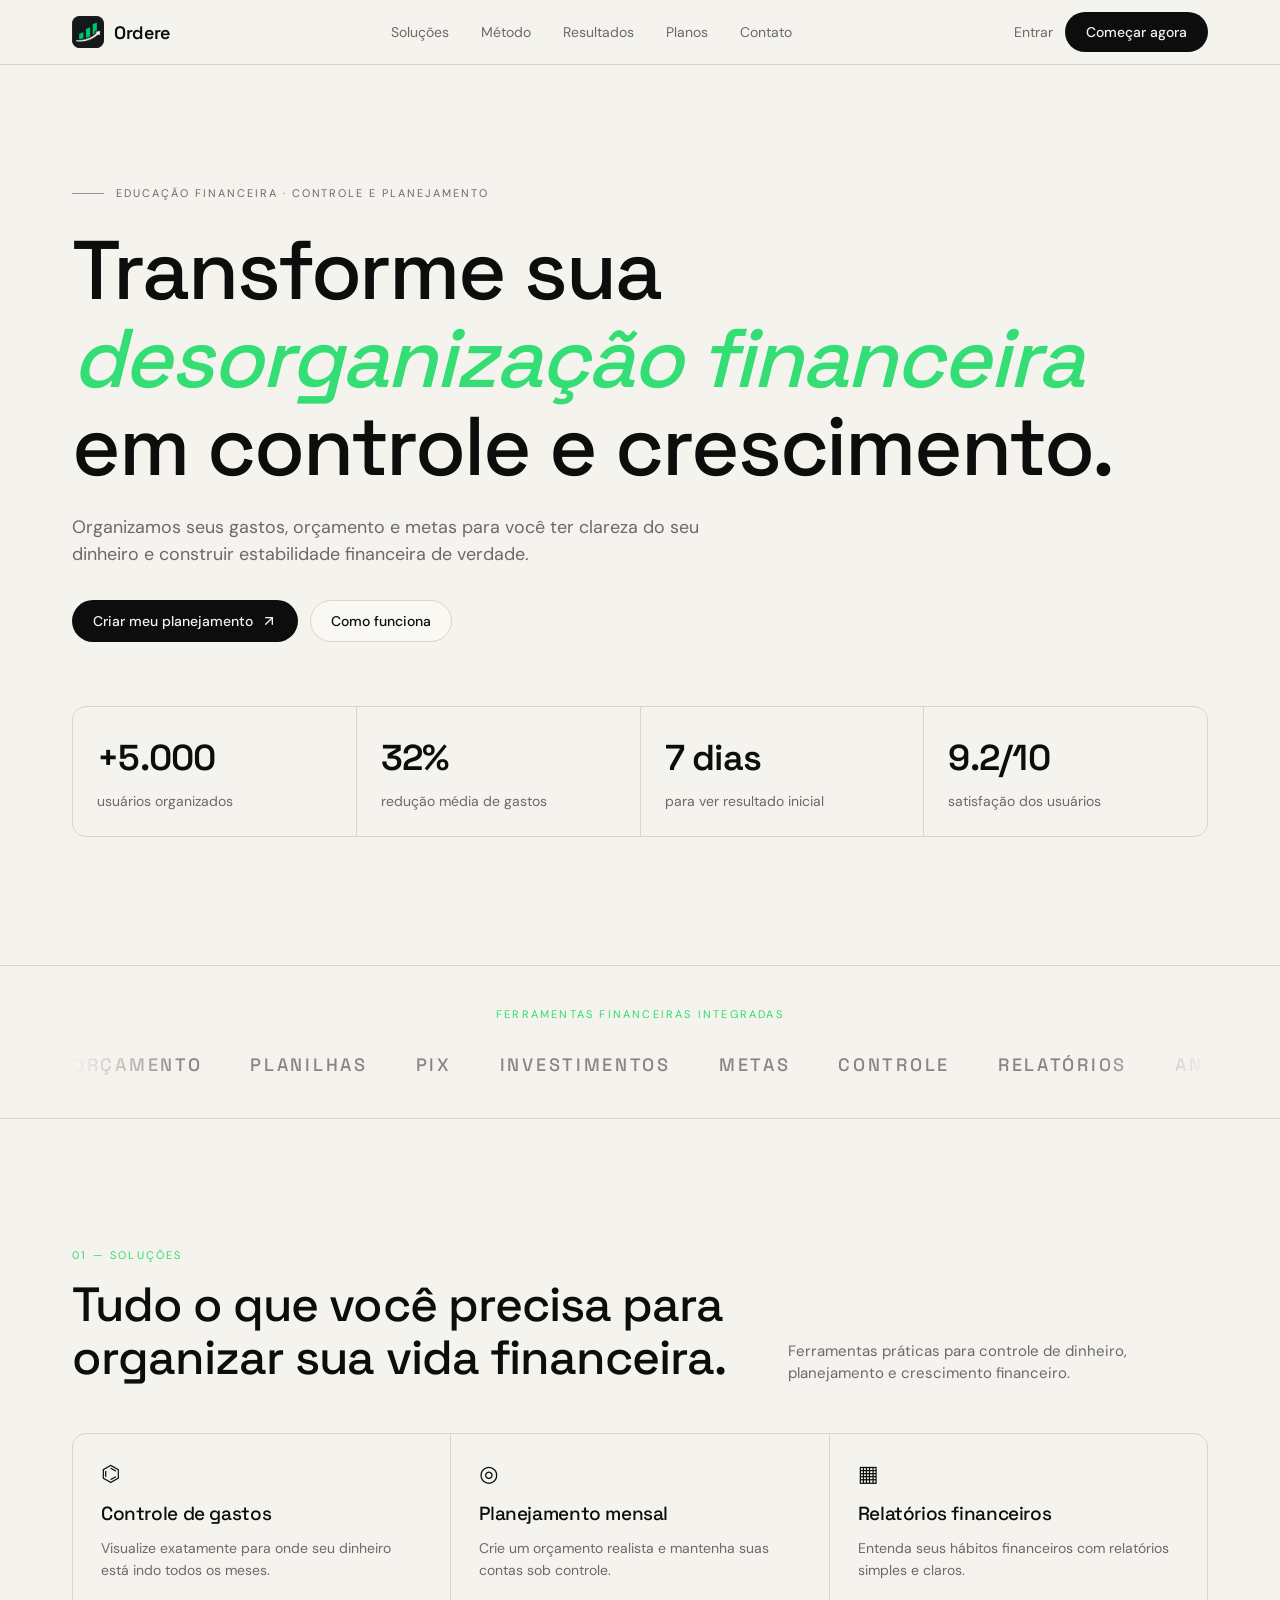
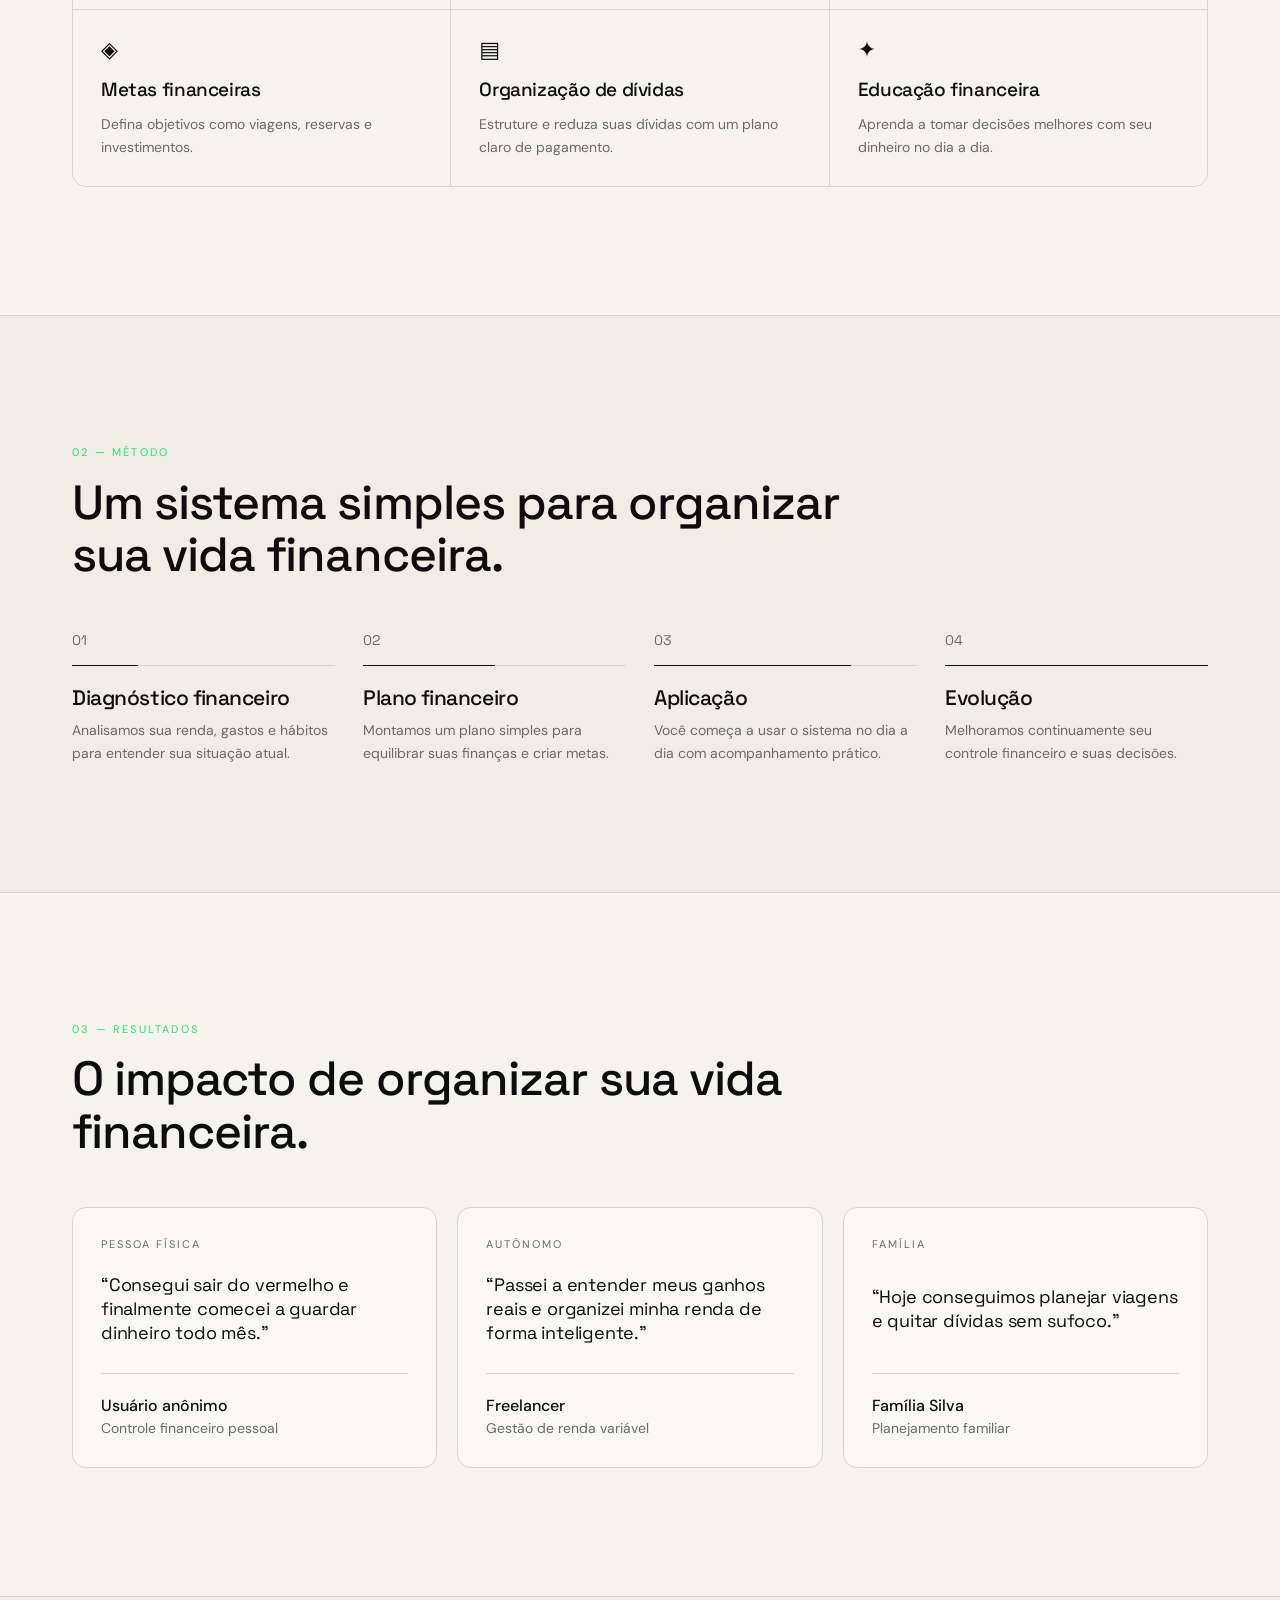
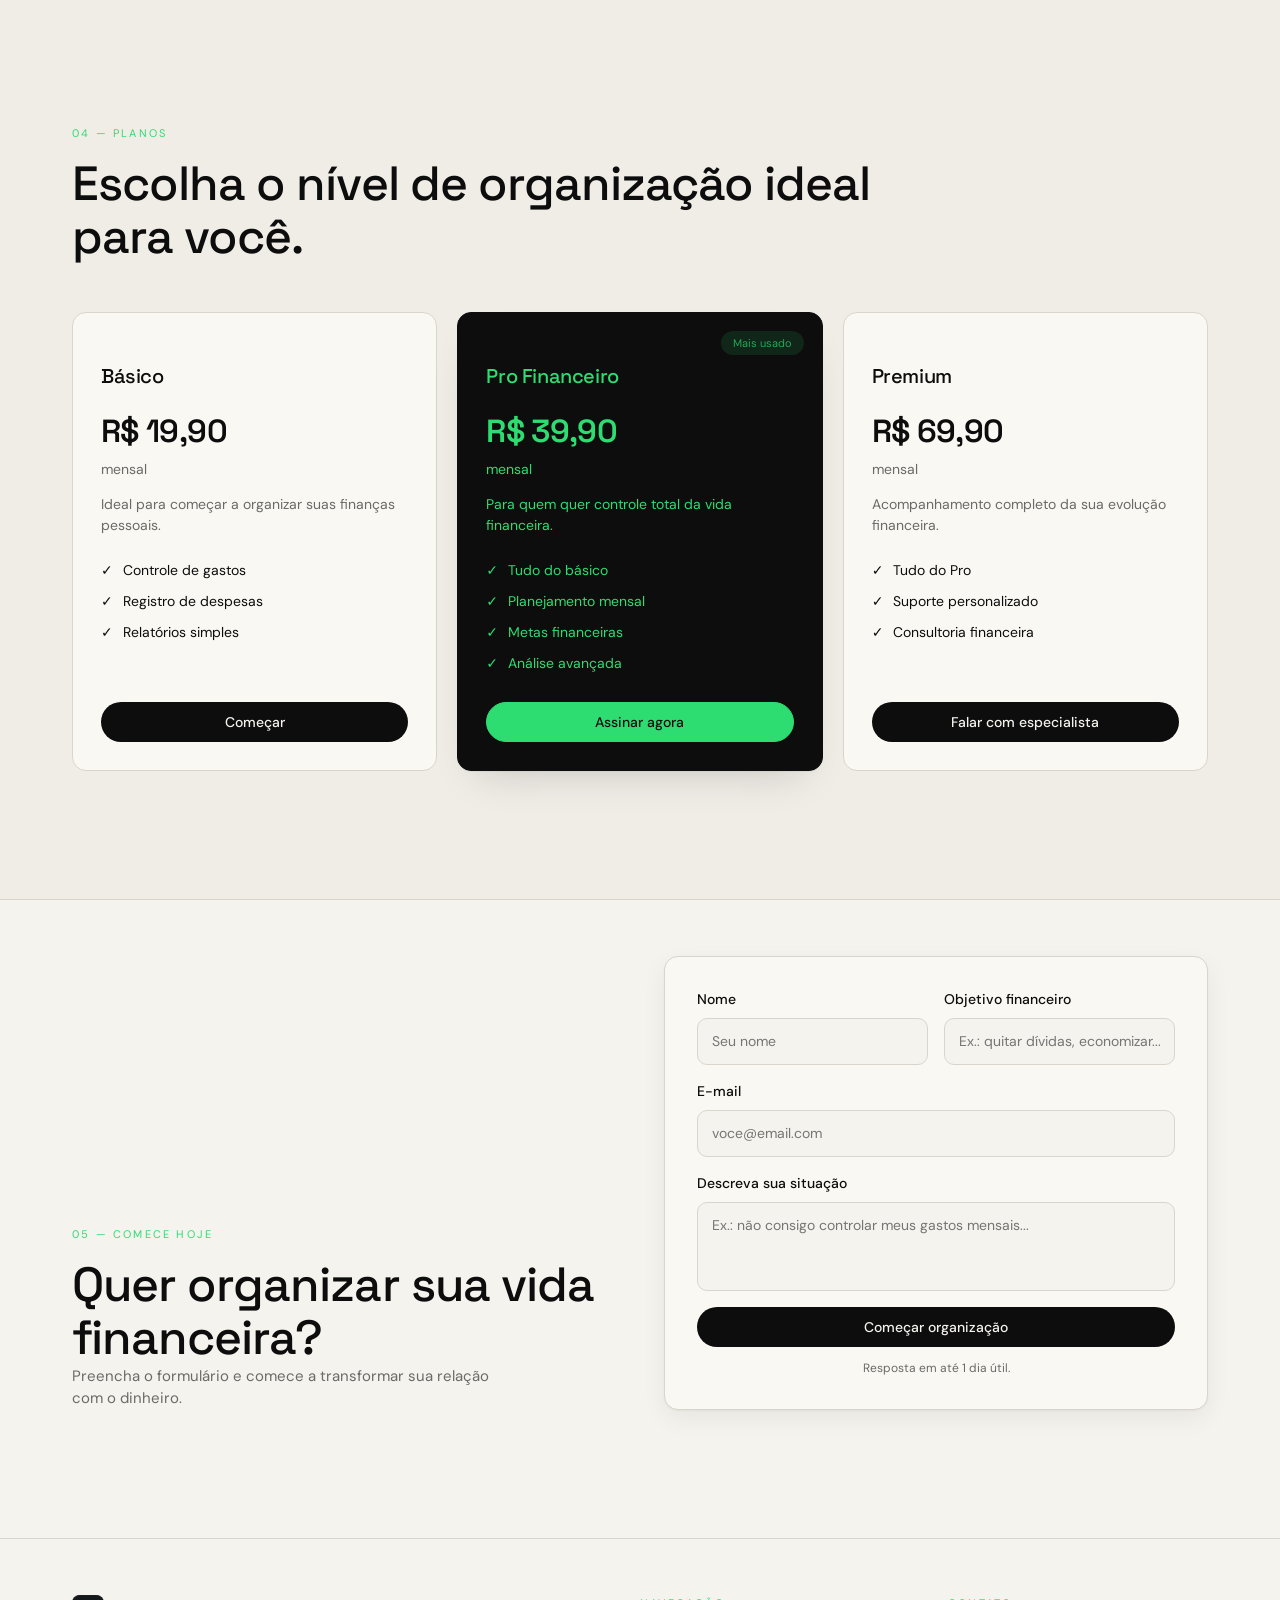
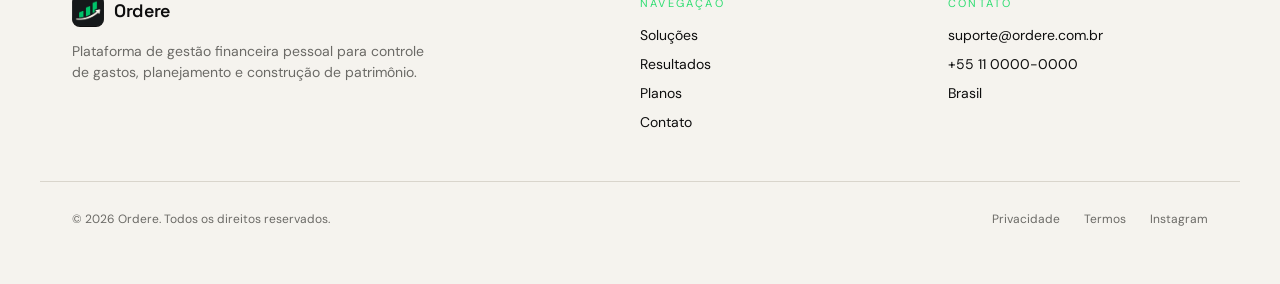
<file: index.html>
<!DOCTYPE html>
<html lang="pt-BR">
<head>
  <meta charset="UTF-8" />
  <meta name="viewport" content="width=device-width, initial-scale=1.0" />
  <title>Ordere — Gestão Financeira Pessoal</title>
  <meta name="description" content="Controle de gastos, planejamento financeiro, organização de orçamento e construção de patrimônio para sua vida financeira." />
  <link rel="preconnect" href="https://fonts.googleapis.com" />
  <link rel="preconnect" href="https://fonts.gstatic.com" crossorigin />
  <link href="https://fonts.googleapis.com/css2?family=Space+Grotesk:wght@400;500;600;700&family=DM+Sans:wght@400;500;600&display=swap" rel="stylesheet" />
  <link rel="stylesheet" href="css/land.css" />
  <link rel="shortcut icon" href="assets/favicon-16x16.png" type="image/x-icon">
</head>
<body>

  <!-- NAVBAR -->
  <header class="navbar">
    <div class="container nav-inner">
      <a href="#" class="logo">
        <span class="logo-mark">
          <!-- <svg viewBox="0 0 24 24" fill="none" stroke="currentColor" stroke-width="2" stroke-linecap="round" stroke-linejoin="round"><polygon points="12 2 2 7 12 12 22 7 12 2"></polygon><polyline points="2 17 12 22 22 17"></polyline><polyline points="2 12 12 17 22 12"></polyline></svg> -->
           <img src="assets/LogoPngOrdere.png" alt="">
        </span>
        <span class="logo-text">Ordere</span>
      </a>
      <nav class="nav-links">
        <a href="#servicos">Soluções</a>
        <a href="#processo">Método</a>
        <a href="#cases">Resultados</a>
        <a href="#precos">Planos</a>
        <a href="#contato">Contato</a>
      </nav>
      <div class="nav-actions">
        <a href="login.html" class="link-muted hide-sm">Entrar</a>
        <a href="#contato" class="btn btn-primary">Começar agora</a>
      </div>
    </div>
  </header>

  <!-- HERO -->
  <section class="hero">
    <div class="container">
      <div class="eyebrow">
        <span class="eyebrow-line"></span>
        Educação financeira · Controle e planejamento
      </div>
      <h1 class="hero-title">
        Transforme sua
        <span class="italic muted">desorganização financeira</span>
        em controle e crescimento.
      </h1>
      <p class="hero-sub">
        Organizamos seus gastos, orçamento e metas para você ter clareza do seu dinheiro e construir estabilidade financeira de verdade.
      </p>
      <div class="hero-actions">
        <a href="#contato" class="btn btn-primary">
          Criar meu planejamento
          <svg class="icon" viewBox="0 0 24 24" fill="none" stroke="currentColor" stroke-width="2" stroke-linecap="round" stroke-linejoin="round"><line x1="7" y1="17" x2="17" y2="7"></line><polyline points="7 7 17 7 17 17"></polyline></svg>
        </a>
        <a href="#processo" class="btn btn-outline">Como funciona</a>
      </div>

      <div class="metrics">
        <div class="metric"><div class="metric-k">+5.000</div><div class="metric-v">usuários organizados</div></div>
        <div class="metric"><div class="metric-k">32%</div><div class="metric-v">redução média de gastos</div></div>
        <div class="metric"><div class="metric-k">7 dias</div><div class="metric-v">para ver resultado inicial</div></div>
        <div class="metric"><div class="metric-k">9.2/10</div><div class="metric-v">satisfação dos usuários</div></div>
      </div>
    </div>
  </section>

  <!-- LOGOS -->
  <section class="logos">
    <div class="container">
      <p class="section-eyebrow center">Ferramentas financeiras integradas</p>
      <div class="marquee-mask">
        <div class="marquee-track">
          <span>ORÇAMENTO</span><span>PLANILHAS</span><span>PIX</span><span>INVESTIMENTOS</span>
          <span>METAS</span><span>CONTROLE</span><span>RELATÓRIOS</span><span>ANÁLISE</span>
          <span>ORÇAMENTO</span><span>PLANILHAS</span><span>PIX</span><span>INVESTIMENTOS</span>
        </div>
      </div>
    </div>
  </section>

  <!-- SERVIÇOS -->
  <section id="servicos" class="section">
    <div class="container">
      <div class="section-head">
        <div>
          <p class="section-eyebrow">01 — Soluções</p>
          <h2 class="section-title">Tudo o que você precisa para organizar sua vida financeira.</h2>
        </div>
        <p class="section-lead">Ferramentas práticas para controle de dinheiro, planejamento e crescimento financeiro.</p>
      </div>

      <div class="grid-cards">
        <article class="card">
          <div class="card-icon">⌬</div>
          <h3>Controle de gastos</h3>
          <p>Visualize exatamente para onde seu dinheiro está indo todos os meses.</p>
        </article>
        <article class="card">
          <div class="card-icon">◎</div>
          <h3>Planejamento mensal</h3>
          <p>Crie um orçamento realista e mantenha suas contas sob controle.</p>
        </article>
        <article class="card">
          <div class="card-icon">▦</div>
          <h3>Relatórios financeiros</h3>
          <p>Entenda seus hábitos financeiros com relatórios simples e claros.</p>
        </article>
        <article class="card">
          <div class="card-icon">◈</div>
          <h3>Metas financeiras</h3>
          <p>Defina objetivos como viagens, reservas e investimentos.</p>
        </article>
        <article class="card">
          <div class="card-icon">▤</div>
          <h3>Organização de dívidas</h3>
          <p>Estruture e reduza suas dívidas com um plano claro de pagamento.</p>
        </article>
        <article class="card">
          <div class="card-icon">✦</div>
          <h3>Educação financeira</h3>
          <p>Aprenda a tomar decisões melhores com seu dinheiro no dia a dia.</p>
        </article>
      </div>
    </div>
  </section>

  <!-- PROCESSO -->
  <section id="processo" class="section section-alt">
    <div class="container">
      <p class="section-eyebrow">02 — Método</p>
      <h2 class="section-title narrow">Um sistema simples para organizar sua vida financeira.</h2>

      <div class="steps">
        <div class="step">
          <div class="step-n">01</div>
          <div class="step-bar"><div class="step-bar-fill" style="width:25%"></div></div>
          <h3>Diagnóstico financeiro</h3>
          <p>Analisamos sua renda, gastos e hábitos para entender sua situação atual.</p>
        </div>
        <div class="step">
          <div class="step-n">02</div>
          <div class="step-bar"><div class="step-bar-fill" style="width:50%"></div></div>
          <h3>Plano financeiro</h3>
          <p>Montamos um plano simples para equilibrar suas finanças e criar metas.</p>
        </div>
        <div class="step">
          <div class="step-n">03</div>
          <div class="step-bar"><div class="step-bar-fill" style="width:75%"></div></div>
          <h3>Aplicação</h3>
          <p>Você começa a usar o sistema no dia a dia com acompanhamento prático.</p>
        </div>
        <div class="step">
          <div class="step-n">04</div>
          <div class="step-bar"><div class="step-bar-fill" style="width:100%"></div></div>
          <h3>Evolução</h3>
          <p>Melhoramos continuamente seu controle financeiro e suas decisões.</p>
        </div>
      </div>
    </div>
  </section>

  <!-- CASES -->
  <section id="cases" class="section">
    <div class="container">
      <p class="section-eyebrow">03 — Resultados</p>
      <h2 class="section-title">O impacto de organizar sua vida financeira.</h2>

      <div class="cases">
        <figure class="case">
          <div class="case-sector">Pessoa física</div>
          <blockquote>“Consegui sair do vermelho e finalmente comecei a guardar dinheiro todo mês.”</blockquote>
          <figcaption><strong>Usuário anônimo</strong><span>Controle financeiro pessoal</span></figcaption>
        </figure>
        <figure class="case">
          <div class="case-sector">Autônomo</div>
          <blockquote>“Passei a entender meus ganhos reais e organizei minha renda de forma inteligente.”</blockquote>
          <figcaption><strong>Freelancer</strong><span>Gestão de renda variável</span></figcaption>
        </figure>
        <figure class="case">
          <div class="case-sector">Família</div>
          <blockquote>“Hoje conseguimos planejar viagens e quitar dívidas sem sufoco.”</blockquote>
          <figcaption><strong>Família Silva</strong><span>Planejamento familiar</span></figcaption>
        </figure>
      </div>
    </div>
  </section>

  <!-- PREÇOS -->
  <section id="precos" class="section section-alt">
    <div class="container">
      <p class="section-eyebrow">04 — Planos</p>
      <h2 class="section-title narrow">Escolha o nível de organização ideal para você.</h2>

      <div class="plans">
        <div class="plan">
          <h3>Básico</h3>
          <div class="plan-price">R$ 19,90</div>
          <div class="plan-period">mensal</div>
          <p class="plan-desc">Ideal para começar a organizar suas finanças pessoais.</p>
          <ul>
            <li>Controle de gastos</li>
            <li>Registro de despesas</li>
            <li>Relatórios simples</li>
          </ul>
          <a href="#contato" class="btn btn-primary block">Começar</a>
        </div>

        <div class="plan plan-featured">
          <div class="plan-tag">Mais usado</div>
          <h3>Pro Financeiro</h3>
          <div class="plan-price">R$ 39,90</div>
          <div class="plan-period">mensal</div>
          <p class="plan-desc">Para quem quer controle total da vida financeira.</p>
          <ul>
            <li>Tudo do básico</li>
            <li>Planejamento mensal</li>
            <li>Metas financeiras</li>
            <li>Análise avançada</li>
          </ul>
          <a href="#contato" class="btn btn-invert block">Assinar agora</a>
        </div>

        <div class="plan">
          <h3>Premium</h3>
          <div class="plan-price">R$ 69,90</div>
          <div class="plan-period">mensal</div>
          <p class="plan-desc">Acompanhamento completo da sua evolução financeira.</p>
          <ul>
            <li>Tudo do Pro</li>
            <li>Suporte personalizado</li>
            <li>Consultoria financeira</li>
          </ul>
          <a href="#contato" class="btn btn-primary block">Falar com especialista</a>
        </div>
      </div>
    </div>
  </section>

  <!-- CONTATO -->
  <section id="contato" class="section">
    <div class="container cta-grid">
      <div>
        <p class="section-eyebrow">05 — Comece hoje</p>
        <h2 class="section-title">Quer organizar sua vida financeira?</h2>
        <p class="section-lead">
          Preencha o formulário e comece a transformar sua relação com o dinheiro.
        </p>
      </div>

      <form class="contact-form" onsubmit="event.preventDefault(); alert('Obrigado! Entraremos em contato em breve.');">
        <div class="form-row">
          <div class="field">
            <label>Nome</label>
            <input type="text" placeholder="Seu nome" required />
          </div>
          <div class="field">
            <label>Objetivo financeiro</label>
            <input type="text" placeholder="Ex.: quitar dívidas, economizar..." required />
          </div>
        </div>
        <div class="field">
          <label>E-mail</label>
          <input type="email" placeholder="voce@email.com" required />
        </div>
        <div class="field">
          <label>Descreva sua situação</label>
          <textarea rows="3" placeholder="Ex.: não consigo controlar meus gastos mensais..."></textarea>
        </div>
        <button type="submit" class="btn btn-primary block">Começar organização</button>
        <p class="form-note">Resposta em até 1 dia útil.</p>
      </form>
    </div>
  </section>

  <!-- FOOTER -->
  <footer class="footer">
    <div class="container footer-grid">
      <div class="footer-brand">
        <a href="#" class="logo">
          <span class="logo-mark">
            <img src="assets/LogoPngOrdere.png" alt="">
          </span>
          <span class="logo-text">Ordere</span>
        </a>
        <p>Plataforma de gestão financeira pessoal para controle de gastos, planejamento e construção de patrimônio.</p>
      </div>
      <div>
        <div class="section-eyebrow">Navegação</div>
        <ul class="footer-list">
          <li><a href="#servicos">Soluções</a></li>
          <li><a href="#cases">Resultados</a></li>
          <li><a href="#precos">Planos</a></li>
          <li><a href="#contato">Contato</a></li>
        </ul>
      </div>
      <div>
        <div class="section-eyebrow">Contato</div>
        <ul class="footer-list">
          <li>suporte@ordere.com.br</li>
          <li>+55 11 0000-0000</li>
          <li>Brasil</li>
        </ul>
      </div>
    </div>
    <div class="container footer-bottom">
      <div>© <span id="year"></span> Ordere. Todos os direitos reservados.</div>
      <div class="footer-legal">
        <a href="#">Privacidade</a>
        <a href="#">Termos</a>
        <a href="#">Instagram</a>
      </div>
    </div>
  </footer>

  <script>document.getElementById('year').textContent = new Date().getFullYear();</script>
</body>
</html>
</file>
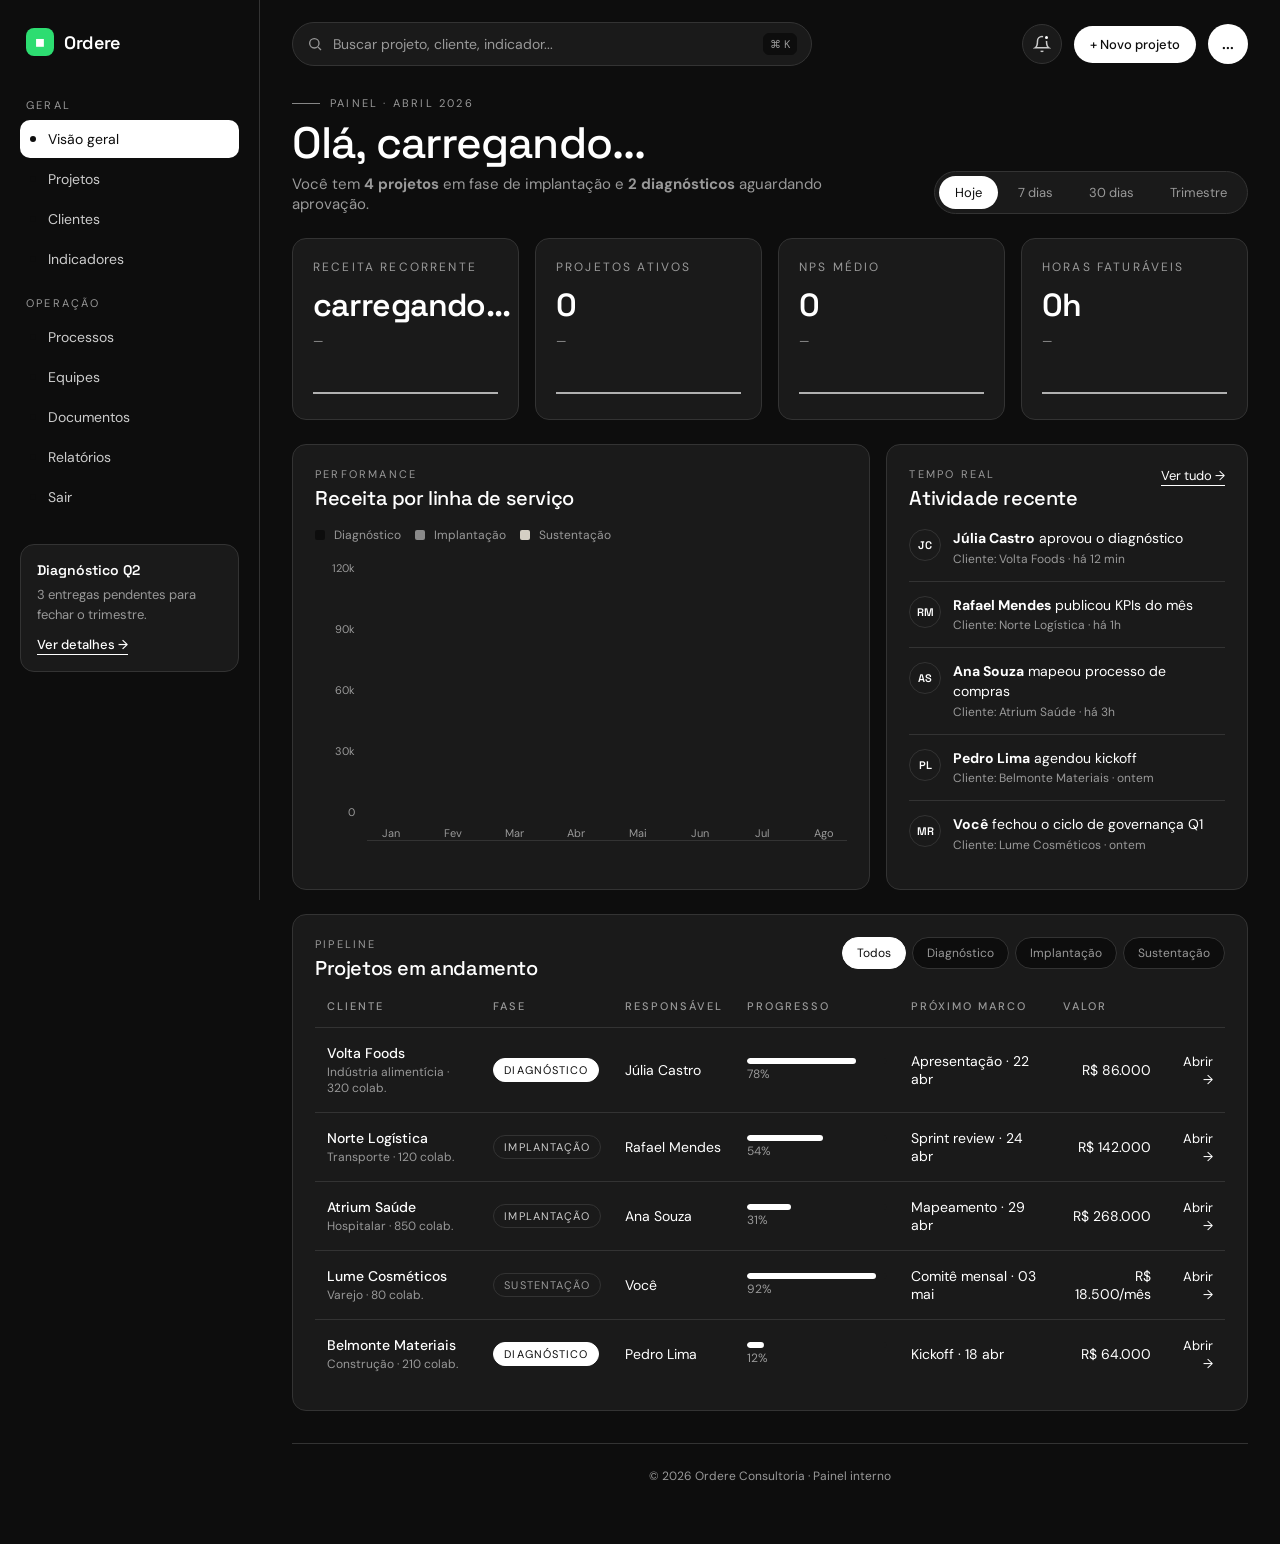
<file: desboard.html>
<!DOCTYPE html>
<html lang="pt-BR">
<head>
  <meta charset="UTF-8" />
  <meta name="viewport" content="width=device-width, initial-scale=1.0" />
  <title>Ordere — Dashboard</title>
  <link rel="preconnect" href="https://fonts.googleapis.com">
  <link rel="preconnect" href="https://fonts.gstatic.com" crossorigin>
  <link href="https://fonts.googleapis.com/css2?family=DM+Sans:wght@400;500;600&family=Space+Grotesk:wght@400;500;600;700&display=swap" rel="stylesheet">
  <link rel="stylesheet" href="css/desboard2.css" />
  <link rel="shortcut icon" href="assets/favicon-16x16.png" type="image/x-icon">
    <script type="module" src="js/desboard.js"></script>
</head>
<body>
  <div class="app">
    <!-- Sidebar -->
    <aside class="sidebar">
      <div class="brand">
        <div class="brand-mark">◼</div>
        <span class="brand-name">Ordere</span>
      </div>

      <div class="side-section">
        <div class="side-label">Geral</div>
        <nav class="side-nav">
          <a href="#" class="side-link active">
            <span class="dot"></span> Visão geral
          </a>
          <a href="#" class="side-link">
            <span class="dot"></span> Projetos
          </a>
          <a href="#" class="side-link">
            <span class="dot"></span> Clientes
          </a>
          <a href="#" class="side-link">
            <span class="dot"></span> Indicadores
          </a>
        </nav>
      </div>

      <div class="side-section">
        <div class="side-label">Operação</div>
        <nav class="side-nav">
          <a href="#" class="side-link">
            <span class="dot"></span> Processos
          </a>
          <a href="#" class="side-link">
            <span class="dot"></span> Equipes
          </a>
          <a href="#" class="side-link">
            <span class="dot"></span> Documentos
          </a>
          <a href="#" class="side-link">
            <span class="dot"></span> Relatórios
          </a>
          <a href="index.html" class="side-link">
            <span class="dot"></span> Sair
          </a>
        </nav>
      </div>



      <div class="side-card">
        <div class="side-card-title">Diagnóstico Q2</div>
        <p class="side-card-text">3 entregas pendentes para fechar o trimestre.</p>
        <a href="#" class="side-card-link">Ver detalhes →</a>
      </div>
    </aside>

    <!-- Main -->
    <main class="main">
      <!-- Topbar -->
      <header class="topbar">
        <div class="search">
          <svg width="16" height="16" viewBox="0 0 24 24" fill="none" stroke="currentColor" stroke-width="2">
            <circle cx="11" cy="11" r="7"/><path d="m21 21-4.3-4.3"/>
          </svg>
          <input type="text" placeholder="Buscar projeto, cliente, indicador..." />
          <kbd>⌘ K</kbd>
        </div>
        <div class="topbar-actions">
          <button class="icon-btn" aria-label="Notificações">
            <svg width="18" height="18" viewBox="0 0 24 24" fill="none" stroke="currentColor" stroke-width="2">
              <path d="M6 8a6 6 0 0 1 12 0c0 7 3 9 3 9H3s3-2 3-9"/><path d="M10.3 21a1.94 1.94 0 0 0 3.4 0"/>
            </svg>
            <span class="badge"></span>
          </button>
          <button class="btn-primary">+ Novo projeto</button>
          <div class="avatar" id="account-avatar">...</div>
        </div>
      </header>

      <!-- Page header -->
      <section class="page-header">
        <div>
          <div class="eyebrow"><span class="rule"></span> Painel · Abril 2026</div>
          <h1 class="page-title">Olá, <span id="user-name">carregando...</span> </h1>
          <p class="page-sub">Você tem <strong>4 projetos</strong> em fase de implantação e <strong>2 diagnósticos</strong> aguardando aprovação.</p>
        </div>
        <div class="page-tabs">
          <button class="tab active">Hoje</button>
          <button class="tab">7 dias</button>
          <button class="tab">30 dias</button>
          <button class="tab">Trimestre</button>
        </div>
      </section>

      <!-- KPI Grid -->
      <section class="kpi-grid">
        <article class="kpi">
          <div class="kpi-label">Receita recorrente</div>
          <div class="kpi-value"><span id="money-test">carregando...</span></div>
          <div class="kpi-delta">—</div>
          <svg class="spark" viewBox="0 0 100 30" preserveAspectRatio="none">
            <polyline points="0,25 100,25" fill="none" stroke="currentColor" stroke-width="1.5"/>
          </svg>
        </article>

        <article class="kpi">
          <div class="kpi-label">Projetos ativos</div>
          <div class="kpi-value">0</div>
          <div class="kpi-delta">—</div>
          <svg class="spark" viewBox="0 0 100 30" preserveAspectRatio="none">
            <polyline points="0,25 100,25" fill="none" stroke="currentColor" stroke-width="1.5"/>
          </svg>
        </article>

        <article class="kpi">
          <div class="kpi-label">NPS médio</div>
          <div class="kpi-value">0</div>
          <div class="kpi-delta">—</div>
          <svg class="spark" viewBox="0 0 100 30" preserveAspectRatio="none">
            <polyline points="0,25 100,25" fill="none" stroke="currentColor" stroke-width="1.5"/>
          </svg>
        </article>

        <article class="kpi">
          <div class="kpi-label">Horas faturáveis</div>
          <div class="kpi-value">0h</div>
          <div class="kpi-delta">—</div>
          <svg class="spark" viewBox="0 0 100 30" preserveAspectRatio="none">
            <polyline points="0,25 100,25" fill="none" stroke="currentColor" stroke-width="1.5"/>
          </svg>
        </article>
      </section>

      <!-- Two-column -->
      <section class="cols">
        <!-- Chart card -->
        <article class="card chart-card">
          <header class="card-head">
            <div>
              <div class="card-eyebrow">Performance</div>
              <h2 class="card-title">Receita por linha de serviço</h2>
            </div>
            <div class="legend">
              <span><i style="background:#0d0d0d"></i> Diagnóstico</span>
              <span><i style="background:#8a8a8a"></i> Implantação</span>
              <span><i style="background:#d4cfc4"></i> Sustentação</span>
            </div>
          </header>

          <div class="chart">
            <div class="y-axis">
              <span>120k</span><span>90k</span><span>60k</span><span>30k</span><span>0</span>
            </div>
            <div class="bars">
              <div class="bar-group"><div class="bar" style="--h:0%;background:#0d0d0d"></div><div class="bar" style="--h:0%;background:#8a8a8a"></div><div class="bar" style="--h:0%;background:#d4cfc4"></div><span class="x">Jan</span></div>
              <div class="bar-group"><div class="bar" style="--h:0%;background:#0d0d0d"></div><div class="bar" style="--h:0%;background:#8a8a8a"></div><div class="bar" style="--h:0%;background:#d4cfc4"></div><span class="x">Fev</span></div>
              <div class="bar-group"><div class="bar" style="--h:0%;background:#0d0d0d"></div><div class="bar" style="--h:0%;background:#8a8a8a"></div><div class="bar" style="--h:0%;background:#d4cfc4"></div><span class="x">Mar</span></div>
              <div class="bar-group"><div class="bar" style="--h:0%;background:#0d0d0d"></div><div class="bar" style="--h:0%;background:#8a8a8a"></div><div class="bar" style="--h:0%;background:#d4cfc4"></div><span class="x">Abr</span></div>
              <div class="bar-group"><div class="bar" style="--h:0%;background:#0d0d0d"></div><div class="bar" style="--h:0%;background:#8a8a8a"></div><div class="bar" style="--h:0%;background:#d4cfc4"></div><span class="x">Mai</span></div>
              <div class="bar-group"><div class="bar" style="--h:0%;background:#0d0d0d"></div><div class="bar" style="--h:0%;background:#8a8a8a"></div><div class="bar" style="--h:0%;background:#d4cfc4"></div><span class="x">Jun</span></div>
              <div class="bar-group"><div class="bar" style="--h:0%;background:#0d0d0d"></div><div class="bar" style="--h:0%;background:#8a8a8a"></div><div class="bar" style="--h:0%;background:#d4cfc4"></div><span class="x">Jul</span></div>
              <div class="bar-group"><div class="bar" style="--h:0%;background:#0d0d0d"></div><div class="bar" style="--h:0%;background:#8a8a8a"></div><div class="bar" style="--h:0%;background:#d4cfc4"></div><span class="x">Ago</span></div>
            </div>
          </div>
        </article>

        <!-- Activity -->
        <article class="card activity-card">
          <header class="card-head">
            <div>
              <div class="card-eyebrow">Tempo real</div>
              <h2 class="card-title">Atividade recente</h2>
            </div>
            <a href="#" class="card-link">Ver tudo →</a>
          </header>

          <ul class="activity">
            <li>
              <div class="ava">JC</div>
              <div>
                <div class="act-title"><strong>Júlia Castro</strong> aprovou o diagnóstico</div>
                <div class="act-meta">Cliente: Volta Foods · há 12 min</div>
              </div>
            </li>
            <li>
              <div class="ava">RM</div>
              <div>
                <div class="act-title"><strong>Rafael Mendes</strong> publicou KPIs do mês</div>
                <div class="act-meta">Cliente: Norte Logística · há 1h</div>
              </div>
            </li>
            <li>
              <div class="ava">AS</div>
              <div>
                <div class="act-title"><strong>Ana Souza</strong> mapeou processo de compras</div>
                <div class="act-meta">Cliente: Atrium Saúde · há 3h</div>
              </div>
            </li>
            <li>
              <div class="ava">PL</div>
              <div>
                <div class="act-title"><strong>Pedro Lima</strong> agendou kickoff</div>
                <div class="act-meta">Cliente: Belmonte Materiais · ontem</div>
              </div>
            </li>
            <li>
              <div class="ava">MR</div>
              <div>
                <div class="act-title"><strong>Você</strong> fechou o ciclo de governança Q1</div>
                <div class="act-meta">Cliente: Lume Cosméticos · ontem</div>
              </div>
            </li>
          </ul>
        </article>
      </section>

      <!-- Projects table -->
      <section class="card">
        <header class="card-head">
          <div>
            <div class="card-eyebrow">Pipeline</div>
            <h2 class="card-title">Projetos em andamento</h2>
          </div>
          <div class="filters">
            <button class="chip active">Todos</button>
            <button class="chip">Diagnóstico</button>
            <button class="chip">Implantação</button>
            <button class="chip">Sustentação</button>
          </div>
        </header>

        <div class="table-wrap">
          <table class="table">
            <thead>
              <tr>
                <th>Cliente</th>
                <th>Fase</th>
                <th>Responsável</th>
                <th>Progresso</th>
                <th>Próximo marco</th>
                <th class="num">Valor</th>
                <th></th>
              </tr>
            </thead>
            <tbody>
              <tr>
                <td>
                  <div class="cell-strong">Volta Foods</div>
                  <div class="cell-sub">Indústria alimentícia · 320 colab.</div>
                </td>
                <td><span class="tag tag-dark">Diagnóstico</span></td>
                <td>Júlia Castro</td>
                <td><div class="progress"><span style="width:78%"></span></div><div class="cell-sub">78%</div></td>
                <td>Apresentação · 22 abr</td>
                <td class="num">R$ 86.000</td>
                <td class="num"><a href="#" class="row-link">Abrir →</a></td>
              </tr>
              <tr>
                <td>
                  <div class="cell-strong">Norte Logística</div>
                  <div class="cell-sub">Transporte · 120 colab.</div>
                </td>
                <td><span class="tag">Implantação</span></td>
                <td>Rafael Mendes</td>
                <td><div class="progress"><span style="width:54%"></span></div><div class="cell-sub">54%</div></td>
                <td>Sprint review · 24 abr</td>
                <td class="num">R$ 142.000</td>
                <td class="num"><a href="#" class="row-link">Abrir →</a></td>
              </tr>
              <tr>
                <td>
                  <div class="cell-strong">Atrium Saúde</div>
                  <div class="cell-sub">Hospitalar · 850 colab.</div>
                </td>
                <td><span class="tag">Implantação</span></td>
                <td>Ana Souza</td>
                <td><div class="progress"><span style="width:31%"></span></div><div class="cell-sub">31%</div></td>
                <td>Mapeamento · 29 abr</td>
                <td class="num">R$ 268.000</td>
                <td class="num"><a href="#" class="row-link">Abrir →</a></td>
              </tr>
              <tr>
                <td>
                  <div class="cell-strong">Lume Cosméticos</div>
                  <div class="cell-sub">Varejo · 80 colab.</div>
                </td>
                <td><span class="tag tag-soft">Sustentação</span></td>
                <td>Você</td>
                <td><div class="progress"><span style="width:92%"></span></div><div class="cell-sub">92%</div></td>
                <td>Comitê mensal · 03 mai</td>
                <td class="num">R$ 18.500/mês</td>
                <td class="num"><a href="#" class="row-link">Abrir →</a></td>
              </tr>
              <tr>
                <td>
                  <div class="cell-strong">Belmonte Materiais</div>
                  <div class="cell-sub">Construção · 210 colab.</div>
                </td>
                <td><span class="tag tag-dark">Diagnóstico</span></td>
                <td>Pedro Lima</td>
                <td><div class="progress"><span style="width:12%"></span></div><div class="cell-sub">12%</div></td>
                <td>Kickoff · 18 abr</td>
                <td class="num">R$ 64.000</td>
                <td class="num"><a href="#" class="row-link">Abrir →</a></td>
              </tr>
            </tbody>
          </table>
        </div>
      </section>

      <footer class="foot">
        © 2026 Ordere Consultoria · Painel interno
      </footer>
    </main>
  </div>

</body>
</html>
</file>
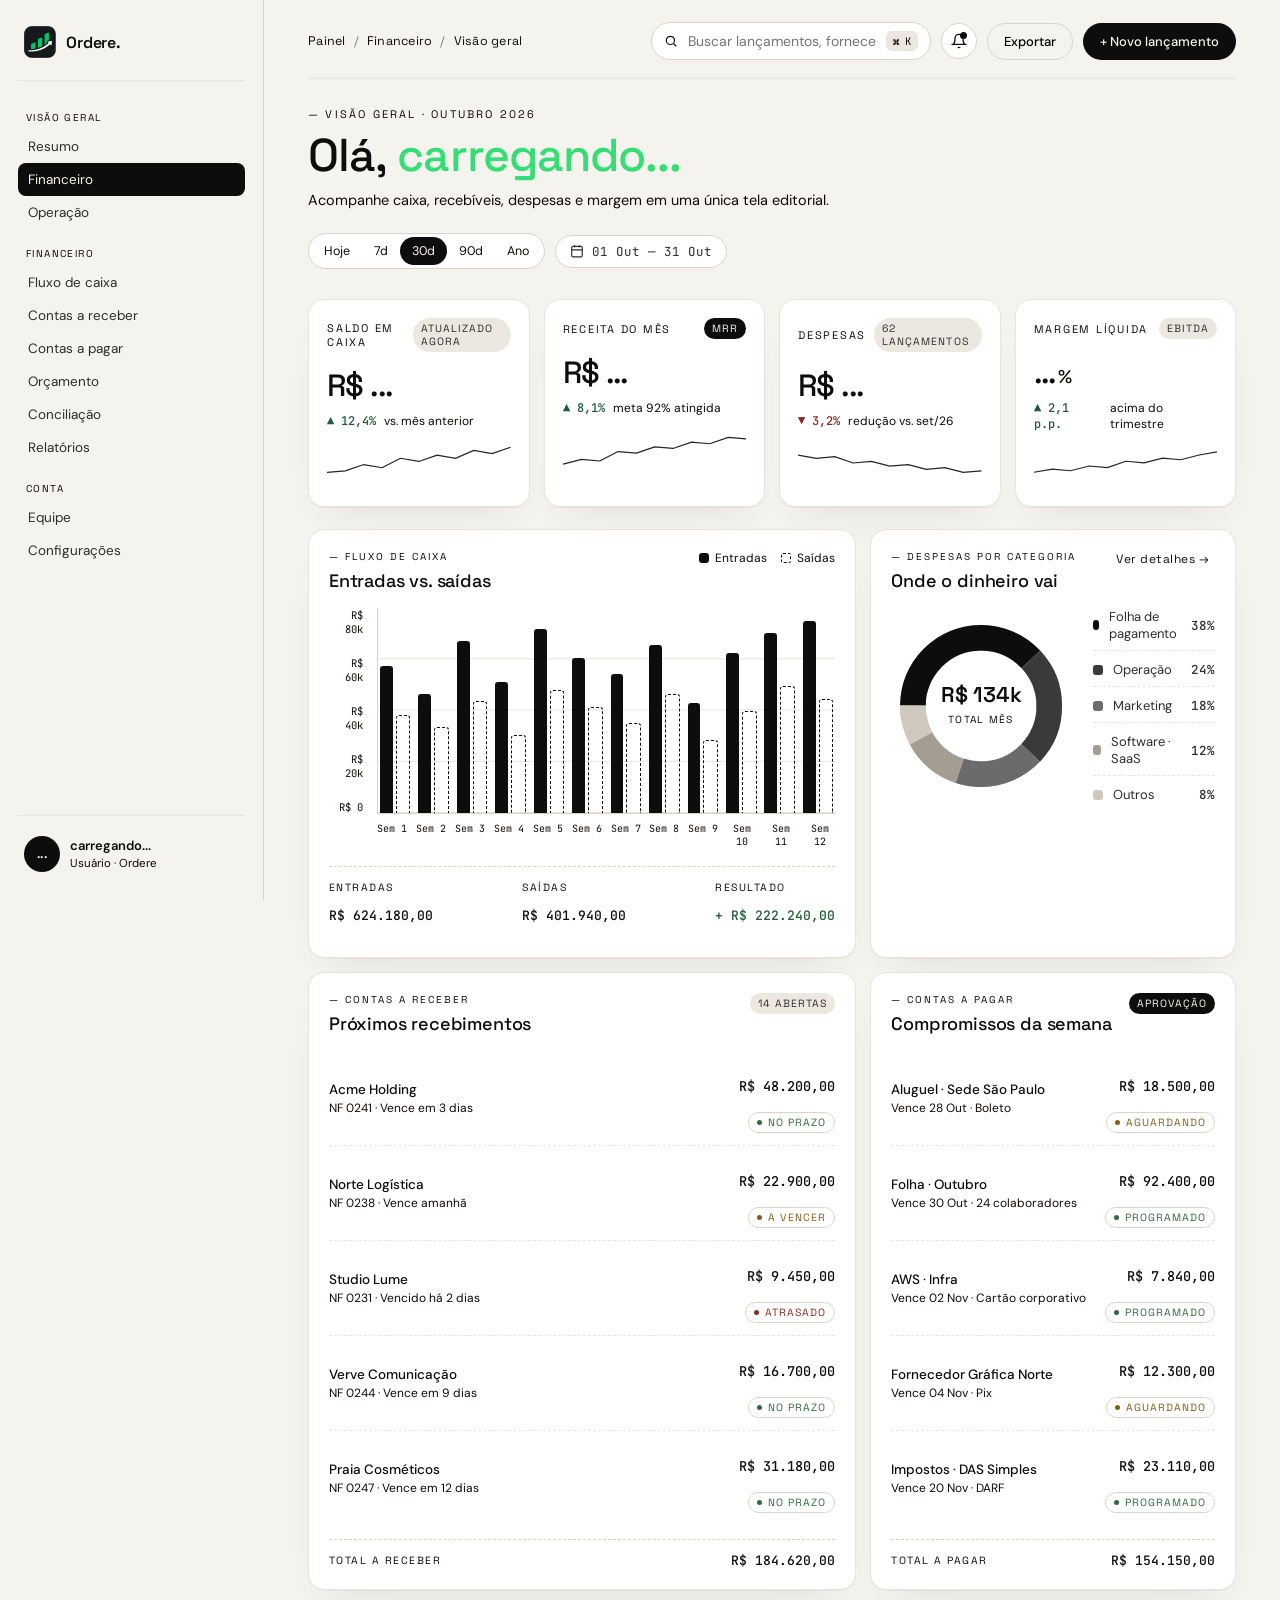
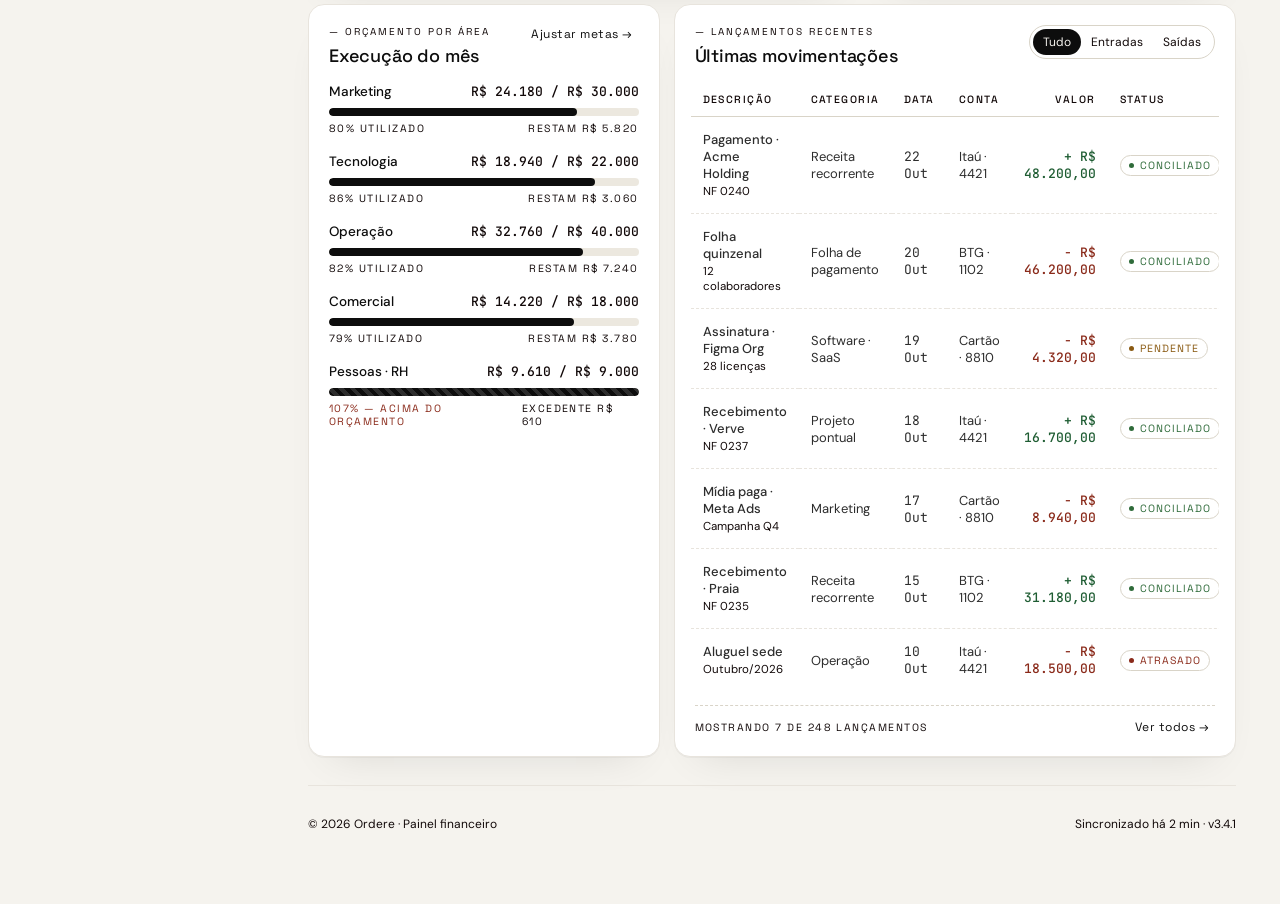
<file: desboard1.html>
<!doctype html>
<html lang="pt-BR">
  <head>
    <meta charset="utf-8" />
    <meta name="viewport" content="width=device-width, initial-scale=1" />
    <title>Ordere · Gestão Financeira</title>
    <meta name="description" content="Painel financeiro da Ordere — fluxo de caixa, contas a pagar e receber, orçamento e indicadores em estilo editorial Paper & Ink." />
    <link rel="preconnect" href="https://fonts.googleapis.com" />
    <link rel="preconnect" href="https://fonts.gstatic.com" crossorigin />
    <link
      href="https://fonts.googleapis.com/css2?family=Space+Grotesk:wght@400;500;600;700&family=DM+Sans:wght@400;500;600&family=JetBrains+Mono:wght@400;500&display=swap"
      rel="stylesheet"
    />
     <link rel="shortcut icon" href="assets/favicon-16x16.png" type="image/x-icon">
    <link rel="stylesheet" href="css/desboard1.css" />
    <script type="module" src="js/desboard.js"></script>
  </head>
  <body>
    <div class="shell">
      <!-- Sidebar -->
      <aside class="sidebar" aria-label="Navegação principal">
        <a href="index.html" class="brand">
          <img src="assets/favicon-32x32.png" alt="">
          <span class="brand-name">Ordere<span class="brand-dot">.</span></span>
        </a>

        <nav class="nav">
          <p class="nav-label">Visão geral</p>
          <ul>
            <li><a href="#" class="nav-link">Resumo</a></li>
            <li><a href="#" class="nav-link active">Financeiro</a></li>
            <li><a href="#" class="nav-link">Operação</a></li>
          </ul>

          <p class="nav-label">Financeiro</p>
          <ul>
            <li><a href="#" class="nav-link">Fluxo de caixa</a></li>
            <li><a href="#" class="nav-link">Contas a receber</a></li>
            <li><a href="#" class="nav-link">Contas a pagar</a></li>
            <li><a href="#" class="nav-link">Orçamento</a></li>
            <li><a href="#" class="nav-link">Conciliação</a></li>
            <li><a href="#" class="nav-link">Relatórios</a></li>
          </ul>

          <p class="nav-label">Conta</p>
          <ul>
            <li><a href="#" class="nav-link">Equipe</a></li>
            <li><a href="#" class="nav-link">Configurações</a></li>
          </ul>
        </nav>

        <div class="sidebar-foot">
          <div class="account">
            <div class="avatar" id="account-avatar">...</div>
            <div>
              <p class="account-name" id="account-name">carregando...</p>
              <p class="account-role" id="account-role">Usuário · Ordere</p>
            </div>
          </div>
        </div>
      </aside>

      <!-- Main -->
      <main class="main">
        <!-- Topbar -->
        <header class="topbar">
          <div class="crumbs">
            <span>Painel</span>
            <span class="crumb-sep">/</span>
            <span>Financeiro</span>
            <span class="crumb-sep">/</span>
            <span class="crumb-current">Visão geral</span>
          </div>

          <div class="topbar-actions">
            <div class="search">
              <svg width="14" height="14" viewBox="0 0 24 24" fill="none" stroke="currentColor" stroke-width="2"><circle cx="11" cy="11" r="7"/><path d="m21 21-4.3-4.3"/></svg>
              <input type="text" placeholder="Buscar lançamentos, fornecedores, notas…" />
              <kbd>⌘ K</kbd>
            </div>
            <button class="icon-btn" aria-label="Notificações">
              <svg width="16" height="16" viewBox="0 0 24 24" fill="none" stroke="currentColor" stroke-width="2"><path d="M6 8a6 6 0 0 1 12 0c0 7 3 9 3 9H3s3-2 3-9"/><path d="M10.3 21a1.94 1.94 0 0 0 3.4 0"/></svg>
              <span class="dot"></span>
            </button>
            <button class="btn btn-ghost">Exportar</button>
            <button class="btn btn-primary">+ Novo lançamento</button>
          </div>
        </header>

        <!-- Page header -->
        <section class="page-head">
          <div>
            <p class="eyebrow">— Visão geral · Outubro 2026</p>
            <h1 class="page-title">Olá, <span id="user-name">carregando...</span> </h1>
            <p class="page-sub">Acompanhe caixa, recebíveis, despesas e margem em uma única tela editorial.</p>
          </div>
          <div class="filters">
            <div class="seg">
              <button>Hoje</button>
              <button>7d</button>
              <button class="on">30d</button>
              <button>90d</button>
              <button>Ano</button>
            </div>
            <div class="period">
              <svg width="14" height="14" viewBox="0 0 24 24" fill="none" stroke="currentColor" stroke-width="2"><rect x="3" y="4" width="18" height="18" rx="2"/><path d="M16 2v4M8 2v4M3 10h18"/></svg>
              01 Out — 31 Out
            </div>
          </div>
        </section>

        <!-- KPI grid -->
        <section class="kpis">
          <article class="kpi">
            <header>
              <span class="kpi-label">Saldo em caixa</span>
              <span class="tag tag-soft">Atualizado agora</span>
            </header>
            <p class="kpi-value">R$ ...<span class="cents"></span></p>
            <div class="kpi-foot">
              <span class="delta up">▲ 12,4%</span>
              <span class="kpi-hint">vs. mês anterior</span>
            </div>
            <svg class="spark" viewBox="0 0 200 56" preserveAspectRatio="none">
              <path d="M0,40 L20,38 L40,30 L60,34 L80,22 L100,26 L120,18 L140,22 L160,12 L180,16 L200,8" fill="none" stroke="currentColor" stroke-width="1.5"/>
            </svg>
          </article>

          <article class="kpi">
            <header>
              <span class="kpi-label">Receita do mês</span>
              <span class="tag tag-dark">MRR</span>
            </header>
            <p class="kpi-value">R$ ...<span class="cents"></span></p>
            <div class="kpi-foot">
              <span class="delta up">▲ 8,1%</span>
              <span class="kpi-hint">meta 92% atingida</span>
            </div>
            <svg class="spark" viewBox="0 0 200 56" preserveAspectRatio="none">
              <path d="M0,46 L20,40 L40,42 L60,30 L80,32 L100,24 L120,26 L140,18 L160,20 L180,12 L200,14" fill="none" stroke="currentColor" stroke-width="1.5"/>
            </svg>
          </article>

          <article class="kpi">
            <header>
              <span class="kpi-label">Despesas</span>
              <span class="tag tag-soft">62 lançamentos</span>
            </header>
            <p class="kpi-value">R$ ...<span class="cents"></span></p>
            <div class="kpi-foot">
              <span class="delta down">▼ 3,2%</span>
              <span class="kpi-hint">redução vs. set/26</span>
            </div>
            <svg class="spark" viewBox="0 0 200 56" preserveAspectRatio="none">
              <path d="M0,18 L20,22 L40,20 L60,28 L80,26 L100,32 L120,30 L140,36 L160,34 L180,40 L200,38" fill="none" stroke="currentColor" stroke-width="1.5"/>
            </svg>
          </article>

          <article class="kpi">
            <header>
              <span class="kpi-label">Margem líquida</span>
              <span class="tag tag-soft">EBITDA</span>
            </header>
            <p class="kpi-value">...<span class="cents">%</span></p>
            <div class="kpi-foot">
              <span class="delta up">▲ 2,1 p.p.</span>
              <span class="kpi-hint">acima do trimestre</span>
            </div>
            <svg class="spark" viewBox="0 0 200 56" preserveAspectRatio="none">
              <path d="M0,36 L20,32 L40,34 L60,28 L80,30 L100,22 L120,24 L140,18 L160,20 L180,14 L200,10" fill="none" stroke="currentColor" stroke-width="1.5"/>
            </svg>
          </article>
        </section>

        <!-- Charts row -->
        <section class="grid-2">
          <article class="card chart-card">
            <header class="card-head">
              <div>
                <p class="eyebrow small">— Fluxo de caixa</p>
                <h2 class="card-title">Entradas vs. saídas</h2>
              </div>
              <div class="legend">
                <span><i class="sw sw-ink"></i> Entradas</span>
                <span><i class="sw sw-line"></i> Saídas</span>
              </div>
            </header>

            <div class="cashflow">
              <div class="cf-axis">
                <span>R$ 80k</span><span>R$ 60k</span><span>R$ 40k</span><span>R$ 20k</span><span>R$ 0</span>
              </div>
              <div class="cf-grid">
                <div class="cf-row"><div class="bar in" style="--h:72%"></div><div class="bar out" style="--h:48%"></div></div>
                <div class="cf-row"><div class="bar in" style="--h:58%"></div><div class="bar out" style="--h:42%"></div></div>
                <div class="cf-row"><div class="bar in" style="--h:84%"></div><div class="bar out" style="--h:55%"></div></div>
                <div class="cf-row"><div class="bar in" style="--h:64%"></div><div class="bar out" style="--h:38%"></div></div>
                <div class="cf-row"><div class="bar in" style="--h:90%"></div><div class="bar out" style="--h:60%"></div></div>
                <div class="cf-row"><div class="bar in" style="--h:76%"></div><div class="bar out" style="--h:52%"></div></div>
                <div class="cf-row"><div class="bar in" style="--h:68%"></div><div class="bar out" style="--h:44%"></div></div>
                <div class="cf-row"><div class="bar in" style="--h:82%"></div><div class="bar out" style="--h:58%"></div></div>
                <div class="cf-row"><div class="bar in" style="--h:54%"></div><div class="bar out" style="--h:36%"></div></div>
                <div class="cf-row"><div class="bar in" style="--h:78%"></div><div class="bar out" style="--h:50%"></div></div>
                <div class="cf-row"><div class="bar in" style="--h:88%"></div><div class="bar out" style="--h:62%"></div></div>
                <div class="cf-row"><div class="bar in" style="--h:94%"></div><div class="bar out" style="--h:56%"></div></div>
              </div>
              <div class="cf-labels">
                <span>Sem 1</span><span>Sem 2</span><span>Sem 3</span><span>Sem 4</span>
                <span>Sem 5</span><span>Sem 6</span><span>Sem 7</span><span>Sem 8</span>
                <span>Sem 9</span><span>Sem 10</span><span>Sem 11</span><span>Sem 12</span>
              </div>
            </div>

            <footer class="card-foot">
              <div><p class="micro">Entradas</p><p class="mono strong">R$ 624.180,00</p></div>
              <div><p class="micro">Saídas</p><p class="mono strong">R$ 401.940,00</p></div>
              <div><p class="micro">Resultado</p><p class="mono strong up">+ R$ 222.240,00</p></div>
            </footer>
          </article>

          <article class="card donut-card">
            <header class="card-head">
              <div>
                <p class="eyebrow small">— Despesas por categoria</p>
                <h2 class="card-title">Onde o dinheiro vai</h2>
              </div>
              <button class="link-btn">Ver detalhes →</button>
            </header>

            <div class="donut-wrap">
              <svg class="donut" viewBox="0 0 42 42">
                <circle cx="21" cy="21" r="15.915" fill="none" stroke="#e8e4dd" stroke-width="6"/>
                <!-- 38% folha -->
                <circle cx="21" cy="21" r="15.915" fill="none" stroke="#0d0d0d" stroke-width="6"
                        stroke-dasharray="38 62" stroke-dashoffset="25" />
                <!-- 24% operação -->
                <circle cx="21" cy="21" r="15.915" fill="none" stroke="#3a3a3a" stroke-width="6"
                        stroke-dasharray="24 76" stroke-dashoffset="-13" />
                <!-- 18% marketing -->
                <circle cx="21" cy="21" r="15.915" fill="none" stroke="#6b6b6b" stroke-width="6"
                        stroke-dasharray="18 82" stroke-dashoffset="-37" />
                <!-- 12% software -->
                <circle cx="21" cy="21" r="15.915" fill="none" stroke="#a39d92" stroke-width="6"
                        stroke-dasharray="12 88" stroke-dashoffset="-55" />
                <!-- 8% outros -->
                <circle cx="21" cy="21" r="15.915" fill="none" stroke="#cfc8bc" stroke-width="6"
                        stroke-dasharray="8 92" stroke-dashoffset="-67" />
                <text x="21" y="20" text-anchor="middle" class="donut-num">R$ 134k</text>
                <text x="21" y="25" text-anchor="middle" class="donut-lbl">total mês</text>
              </svg>

              <ul class="donut-legend">
                <li><i class="sw" style="background:#0d0d0d"></i> Folha de pagamento <strong>38%</strong></li>
                <li><i class="sw" style="background:#3a3a3a"></i> Operação <strong>24%</strong></li>
                <li><i class="sw" style="background:#6b6b6b"></i> Marketing <strong>18%</strong></li>
                <li><i class="sw" style="background:#a39d92"></i> Software · SaaS <strong>12%</strong></li>
                <li><i class="sw" style="background:#cfc8bc"></i> Outros <strong>8%</strong></li>
              </ul>
            </div>
          </article>
        </section>

        <!-- AR / AP row -->
        <section class="grid-2">
          <article class="card">
            <header class="card-head">
              <div>
                <p class="eyebrow small">— Contas a receber</p>
                <h2 class="card-title">Próximos recebimentos</h2>
              </div>
              <span class="tag tag-soft">14 abertas</span>
            </header>

            <ul class="list">
              <li>
                <div>
                  <p class="row-title">Acme Holding</p>
                  <p class="row-sub">NF 0241 · Vence em 3 dias</p>
                </div>
                <div class="row-right">
                  <p class="mono strong">R$ 48.200,00</p>
                  <span class="status status-ok">No prazo</span>
                </div>
              </li>
              <li>
                <div>
                  <p class="row-title">Norte Logística</p>
                  <p class="row-sub">NF 0238 · Vence amanhã</p>
                </div>
                <div class="row-right">
                  <p class="mono strong">R$ 22.900,00</p>
                  <span class="status status-warn">A vencer</span>
                </div>
              </li>
              <li>
                <div>
                  <p class="row-title">Studio Lume</p>
                  <p class="row-sub">NF 0231 · Vencido há 2 dias</p>
                </div>
                <div class="row-right">
                  <p class="mono strong">R$ 9.450,00</p>
                  <span class="status status-late">Atrasado</span>
                </div>
              </li>
              <li>
                <div>
                  <p class="row-title">Verve Comunicação</p>
                  <p class="row-sub">NF 0244 · Vence em 9 dias</p>
                </div>
                <div class="row-right">
                  <p class="mono strong">R$ 16.700,00</p>
                  <span class="status status-ok">No prazo</span>
                </div>
              </li>
              <li>
                <div>
                  <p class="row-title">Praia Cosméticos</p>
                  <p class="row-sub">NF 0247 · Vence em 12 dias</p>
                </div>
                <div class="row-right">
                  <p class="mono strong">R$ 31.180,00</p>
                  <span class="status status-ok">No prazo</span>
                </div>
              </li>
            </ul>

            <footer class="card-foot tight">
              <span class="micro">Total a receber</span>
              <span class="mono strong">R$ 184.620,00</span>
            </footer>
          </article>

          <article class="card">
            <header class="card-head">
              <div>
                <p class="eyebrow small">— Contas a pagar</p>
                <h2 class="card-title">Compromissos da semana</h2>
              </div>
              <span class="tag tag-dark">Aprovação</span>
            </header>

            <ul class="list">
              <li>
                <div>
                  <p class="row-title">Aluguel · Sede São Paulo</p>
                  <p class="row-sub">Vence 28 Out · Boleto</p>
                </div>
                <div class="row-right">
                  <p class="mono strong">R$ 18.500,00</p>
                  <span class="status status-warn">Aguardando</span>
                </div>
              </li>
              <li>
                <div>
                  <p class="row-title">Folha · Outubro</p>
                  <p class="row-sub">Vence 30 Out · 24 colaboradores</p>
                </div>
                <div class="row-right">
                  <p class="mono strong">R$ 92.400,00</p>
                  <span class="status status-ok">Programado</span>
                </div>
              </li>
              <li>
                <div>
                  <p class="row-title">AWS · Infra</p>
                  <p class="row-sub">Vence 02 Nov · Cartão corporativo</p>
                </div>
                <div class="row-right">
                  <p class="mono strong">R$ 7.840,00</p>
                  <span class="status status-ok">Programado</span>
                </div>
              </li>
              <li>
                <div>
                  <p class="row-title">Fornecedor Gráfica Norte</p>
                  <p class="row-sub">Vence 04 Nov · Pix</p>
                </div>
                <div class="row-right">
                  <p class="mono strong">R$ 12.300,00</p>
                  <span class="status status-warn">Aguardando</span>
                </div>
              </li>
              <li>
                <div>
                  <p class="row-title">Impostos · DAS Simples</p>
                  <p class="row-sub">Vence 20 Nov · DARF</p>
                </div>
                <div class="row-right">
                  <p class="mono strong">R$ 23.110,00</p>
                  <span class="status status-ok">Programado</span>
                </div>
              </li>
            </ul>

            <footer class="card-foot tight">
              <span class="micro">Total a pagar</span>
              <span class="mono strong">R$ 154.150,00</span>
            </footer>
          </article>
        </section>

        <!-- Budget + Transactions -->
        <section class="grid-budget">
          <article class="card">
            <header class="card-head">
              <div>
                <p class="eyebrow small">— Orçamento por área</p>
                <h2 class="card-title">Execução do mês</h2>
              </div>
              <button class="link-btn">Ajustar metas →</button>
            </header>

            <ul class="budget">
              <li>
                <div class="b-head"><span>Marketing</span><span class="mono">R$ 24.180 / R$ 30.000</span></div>
                <div class="b-bar"><span style="width:80%"></span></div>
                <p class="b-foot"><span class="micro">80% utilizado</span><span class="micro">restam R$ 5.820</span></p>
              </li>
              <li>
                <div class="b-head"><span>Tecnologia</span><span class="mono">R$ 18.940 / R$ 22.000</span></div>
                <div class="b-bar"><span style="width:86%"></span></div>
                <p class="b-foot"><span class="micro">86% utilizado</span><span class="micro">restam R$ 3.060</span></p>
              </li>
              <li>
                <div class="b-head"><span>Operação</span><span class="mono">R$ 32.760 / R$ 40.000</span></div>
                <div class="b-bar"><span style="width:82%"></span></div>
                <p class="b-foot"><span class="micro">82% utilizado</span><span class="micro">restam R$ 7.240</span></p>
              </li>
              <li>
                <div class="b-head"><span>Comercial</span><span class="mono">R$ 14.220 / R$ 18.000</span></div>
                <div class="b-bar"><span style="width:79%"></span></div>
                <p class="b-foot"><span class="micro">79% utilizado</span><span class="micro">restam R$ 3.780</span></p>
              </li>
              <li>
                <div class="b-head"><span>Pessoas · RH</span><span class="mono">R$ 9.610 / R$ 9.000</span></div>
                <div class="b-bar over"><span style="width:100%"></span></div>
                <p class="b-foot"><span class="micro warn">107% — acima do orçamento</span><span class="micro">excedente R$ 610</span></p>
              </li>
            </ul>
          </article>

          <article class="card">
            <header class="card-head">
              <div>
                <p class="eyebrow small">— Lançamentos recentes</p>
                <h2 class="card-title">Últimas movimentações</h2>
              </div>
              <div class="seg sm">
                <button class="on">Tudo</button>
                <button>Entradas</button>
                <button>Saídas</button>
              </div>
            </header>

            <div class="table-wrap">
              <table class="table">
                <thead>
                  <tr>
                    <th>Descrição</th>
                    <th>Categoria</th>
                    <th>Data</th>
                    <th>Conta</th>
                    <th class="right">Valor</th>
                    <th>Status</th>
                  </tr>
                </thead>
                <tbody>
                  <tr>
                    <td>
                      <p class="row-title">Pagamento · Acme Holding</p>
                      <p class="row-sub">NF 0240</p>
                    </td>
                    <td>Receita recorrente</td>
                    <td class="mono">22 Out</td>
                    <td>Itaú · 4421</td>
                    <td class="right mono strong up">+ R$ 48.200,00</td>
                    <td><span class="status status-ok">Conciliado</span></td>
                  </tr>
                  <tr>
                    <td>
                      <p class="row-title">Folha quinzenal</p>
                      <p class="row-sub">12 colaboradores</p>
                    </td>
                    <td>Folha de pagamento</td>
                    <td class="mono">20 Out</td>
                    <td>BTG · 1102</td>
                    <td class="right mono strong down">− R$ 46.200,00</td>
                    <td><span class="status status-ok">Conciliado</span></td>
                  </tr>
                  <tr>
                    <td>
                      <p class="row-title">Assinatura · Figma Org</p>
                      <p class="row-sub">28 licenças</p>
                    </td>
                    <td>Software · SaaS</td>
                    <td class="mono">19 Out</td>
                    <td>Cartão · 8810</td>
                    <td class="right mono strong down">− R$ 4.320,00</td>
                    <td><span class="status status-warn">Pendente</span></td>
                  </tr>
                  <tr>
                    <td>
                      <p class="row-title">Recebimento · Verve</p>
                      <p class="row-sub">NF 0237</p>
                    </td>
                    <td>Projeto pontual</td>
                    <td class="mono">18 Out</td>
                    <td>Itaú · 4421</td>
                    <td class="right mono strong up">+ R$ 16.700,00</td>
                    <td><span class="status status-ok">Conciliado</span></td>
                  </tr>
                  <tr>
                    <td>
                      <p class="row-title">Mídia paga · Meta Ads</p>
                      <p class="row-sub">Campanha Q4</p>
                    </td>
                    <td>Marketing</td>
                    <td class="mono">17 Out</td>
                    <td>Cartão · 8810</td>
                    <td class="right mono strong down">− R$ 8.940,00</td>
                    <td><span class="status status-ok">Conciliado</span></td>
                  </tr>
                  <tr>
                    <td>
                      <p class="row-title">Recebimento · Praia</p>
                      <p class="row-sub">NF 0235</p>
                    </td>
                    <td>Receita recorrente</td>
                    <td class="mono">15 Out</td>
                    <td>BTG · 1102</td>
                    <td class="right mono strong up">+ R$ 31.180,00</td>
                    <td><span class="status status-ok">Conciliado</span></td>
                  </tr>
                  <tr>
                    <td>
                      <p class="row-title">Aluguel sede</p>
                      <p class="row-sub">Outubro/2026</p>
                    </td>
                    <td>Operação</td>
                    <td class="mono">10 Out</td>
                    <td>Itaú · 4421</td>
                    <td class="right mono strong down">− R$ 18.500,00</td>
                    <td><span class="status status-late">Atrasado</span></td>
                  </tr>
                </tbody>
              </table>
            </div>

            <footer class="card-foot tight">
              <span class="micro">Mostrando 7 de 248 lançamentos</span>
              <button class="link-btn">Ver todos →</button>
            </footer>
          </article>
        </section>

        <!-- Footer -->
        <footer class="page-foot">
          <p>© 2026 Ordere · Painel financeiro</p>
          <p>Sincronizado há 2 min · v3.4.1</p>
        </footer>
      </main>
    </div>
  </body>
</html>
</file>
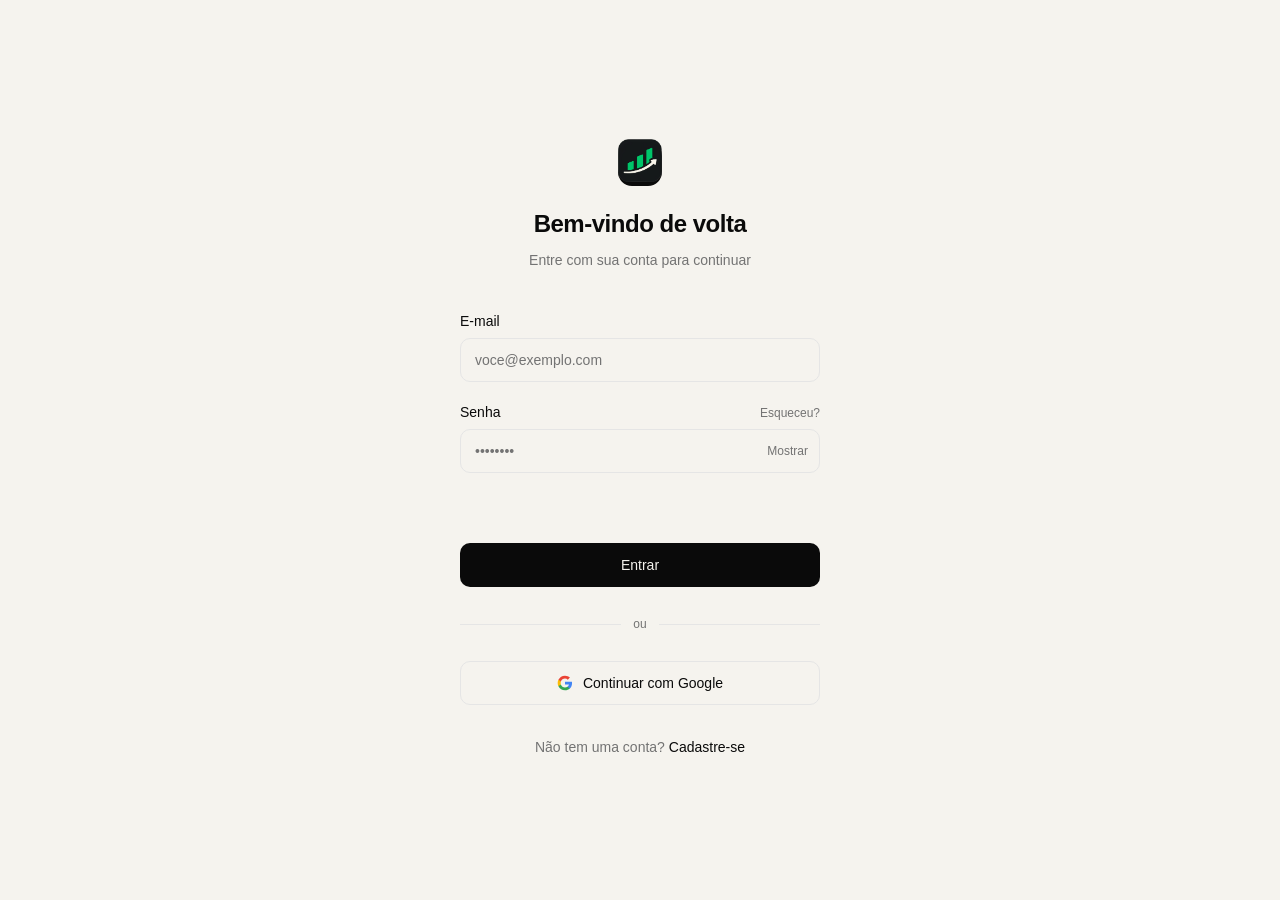
<file: login.html>
<!DOCTYPE html>
<html lang="pt-BR">

<head>
  <meta charset="UTF-8" />
  <meta name="viewport" content="width=device-width, initial-scale=1.0" />
  <title>Entrar — Acesse sua conta</title>
  <link rel="stylesheet" href="css/login.css" />
  <link rel="shortcut icon" href="assets/favicon-16x16.png" type="image/x-icon">
</head>

<body>
  <main class="login-container">
    <div class="login-card">
      <!-- Brand -->
      <div class="brand">
        <div class="brand-logo">
          <a href="index.html" id="logoHome">

            <img src="assets/LogoPngOrdere.png" alt="" width="100%">
          </a>
        </div>
        <h1>Bem-vindo de volta</h1>
        <p>Entre com sua conta para continuar</p>
      </div>

      <!-- Form -->
      <form class="login-form" id="login-form">
        <div class="field">
          <label for="email">E-mail</label>
          <input type="email" id="email" placeholder="voce@exemplo.com" required autocomplete="email" />
        </div>

        <div class="field">
          <div class="field-header">
            <label for="password">Senha</label>
            <a href="#" class="link-muted">Esqueceu?</a>
          </div>
          <div class="password-wrapper">
            <input type="password" id="password" placeholder="••••••••" required autocomplete="current-password" />
            <button type="button" class="toggle-password" onclick="togglePassword()">Mostrar</button>
          </div>
        </div>

        <!-- Confirmar senha (aparece ao cadastrar) -->
        <div class="field field-confirm" id="confirm-field">
          <label for="password-confirm">Confirmar senha</label>
          <div class="password-wrapper">
            <input type="password" id="password-confirm" placeholder="••••••••" autocomplete="new-password" />
          </div>
        </div>

        <button type="submit" class="btn-primary" id="submit-btn">Entrar</button>
      </form>

      <!-- Divider -->
      <div class="divider">
        <span>ou</span>
      </div>

      <!-- Google -->
      <button type="button" class="btn-social">
        <svg viewBox="0 0 24 24" width="16" height="16">
          <path fill="#4285F4"
            d="M22.56 12.25c0-.78-.07-1.53-.2-2.25H12v4.26h5.92c-.26 1.37-1.04 2.53-2.21 3.31v2.77h3.57c2.08-1.92 3.28-4.74 3.28-8.09z" />
          <path fill="#34A853"
            d="M12 23c2.97 0 5.46-.98 7.28-2.66l-3.57-2.77c-.98.66-2.23 1.06-3.71 1.06-2.86 0-5.29-1.93-6.16-4.53H2.18v2.84C3.99 20.53 7.7 23 12 23z" />
          <path fill="#FBBC05"
            d="M5.84 14.09c-.22-.66-.35-1.36-.35-2.09s.13-1.43.35-2.09V7.07H2.18C1.43 8.55 1 10.22 1 12s.43 3.45 1.18 4.93l2.85-2.22.81-.62z" />
          <path fill="#EA4335"
            d="M12 5.38c1.62 0 3.06.56 4.21 1.64l3.15-3.15C17.45 2.09 14.97 1 12 1 7.7 1 3.99 3.47 2.18 7.07l3.66 2.84c.87-2.6 3.3-4.53 6.16-4.53z" />
        </svg>
        Continuar com Google
      </button>

      <!-- Footer -->
      <p class="signup">
        Não tem uma conta? <a href="#" id="toggle-signup">Cadastre-se</a>
      </p>
    </div>
  </main>
  <script>
    function togglePassword() {
      const input = document.getElementById('password');
      const btn = document.querySelector('.toggle-password');
      if (input.type === 'password') {
        input.type = 'text';
        btn.textContent = 'Ocultar';
      } else {
        input.type = 'password';
        btn.textContent = 'Mostrar';
      }
    }

    let isSignup = false;
    const toggleLink = document.getElementById('toggle-signup');
    const confirmField = document.getElementById('confirm-field');
    const confirmInput = document.getElementById('password-confirm');
    const submitBtn = document.getElementById('submit-btn');
    const brandTitle = document.querySelector('.brand h1');
    const brandSub = document.querySelector('.brand p');

    toggleLink.addEventListener('click', (e) => {
      e.preventDefault();
      isSignup = !isSignup;

      if (isSignup) {
        confirmField.classList.add('show');
        confirmInput.required = true;
        submitBtn.textContent = 'Criar conta';
        brandTitle.textContent = 'Crie sua conta';
        brandSub.textContent = 'Preencha os dados para começar';
        toggleLink.textContent = 'Entrar';
        toggleLink.parentElement.firstChild.textContent = 'Já tem uma conta? ';
        if (window.setSignupMode) window.setSignupMode(true);
      } else {
        confirmField.classList.remove('show');
        confirmInput.required = false;
        confirmInput.value = '';
        submitBtn.textContent = 'Entrar';
        brandTitle.textContent = 'Bem-vindo de volta';
        brandSub.textContent = 'Entre com sua conta para continuar';
        toggleLink.textContent = 'Cadastre-se';
        toggleLink.parentElement.firstChild.textContent = 'Não tem uma conta? ';
        if (window.setSignupMode) window.setSignupMode(false);
      }
    });
  </script>
  <script type="module" src="js/ui.js"></script>
</body>

</html>
</file>
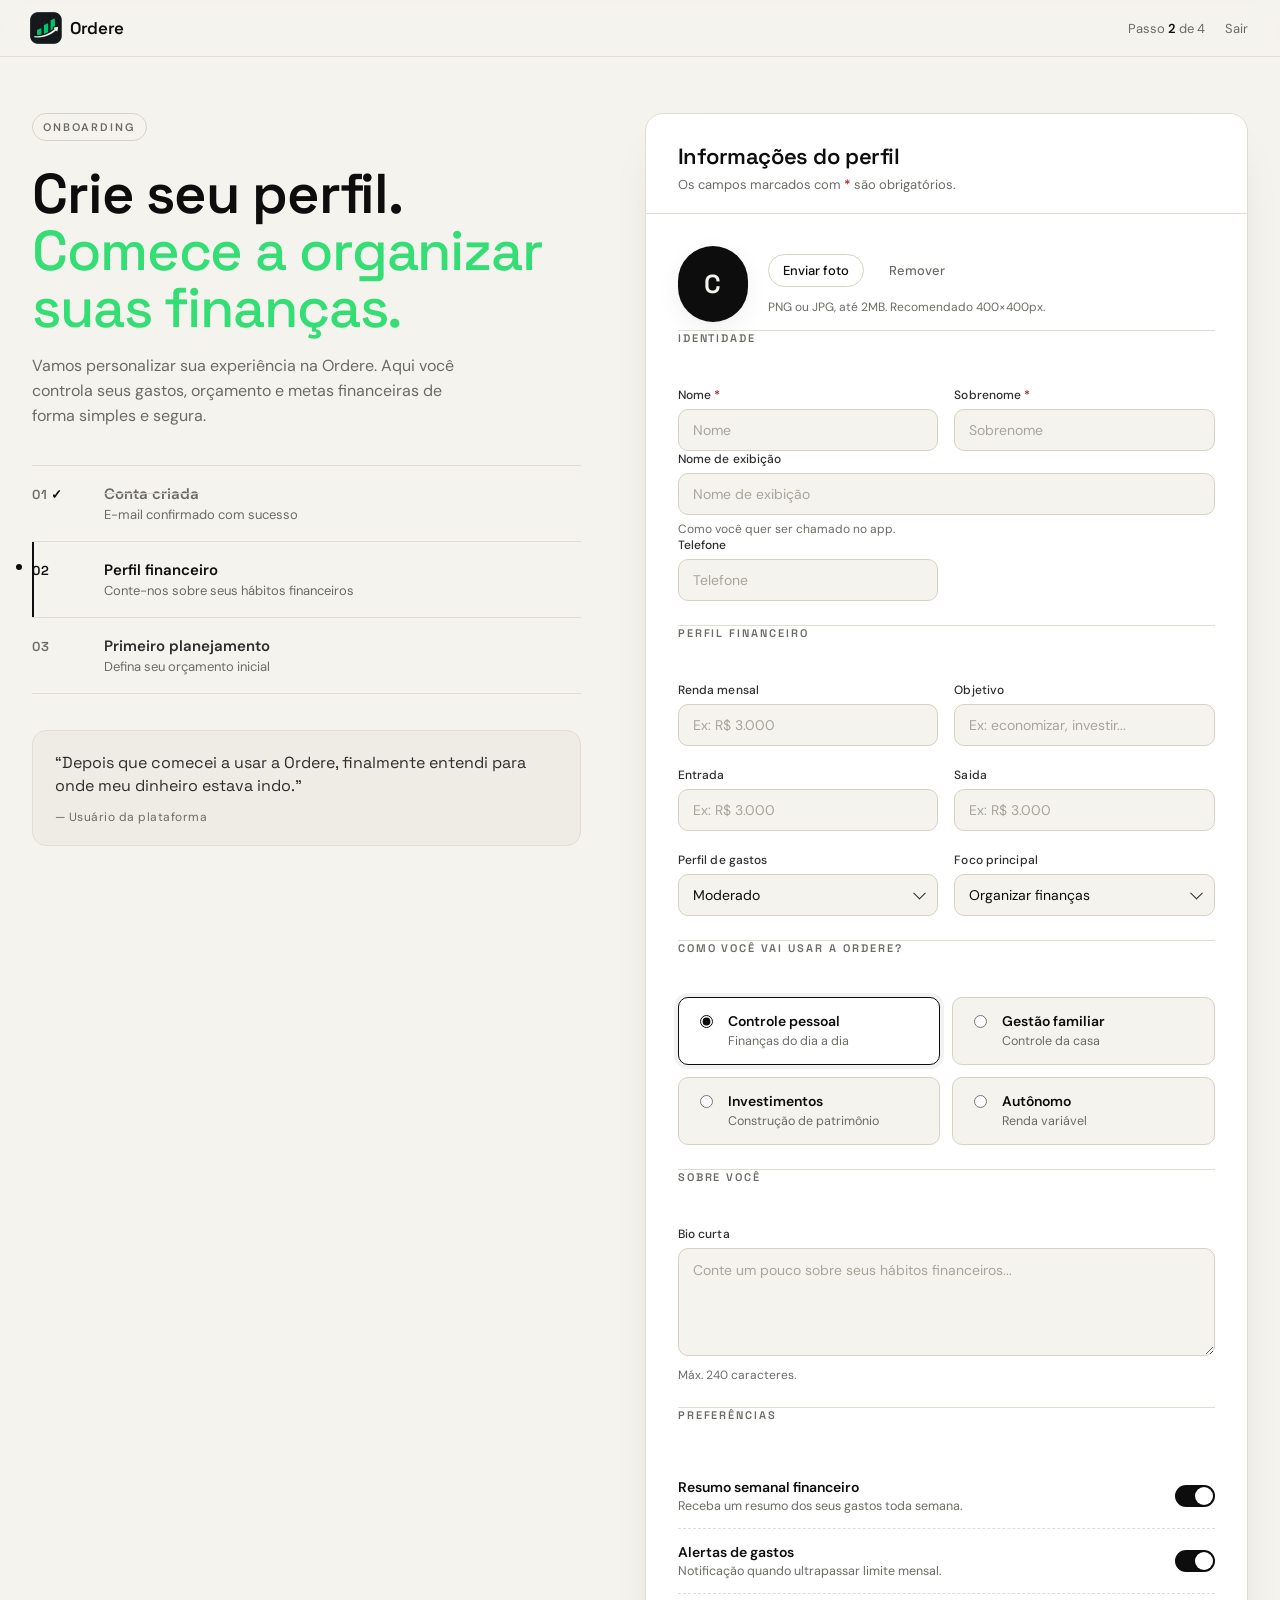
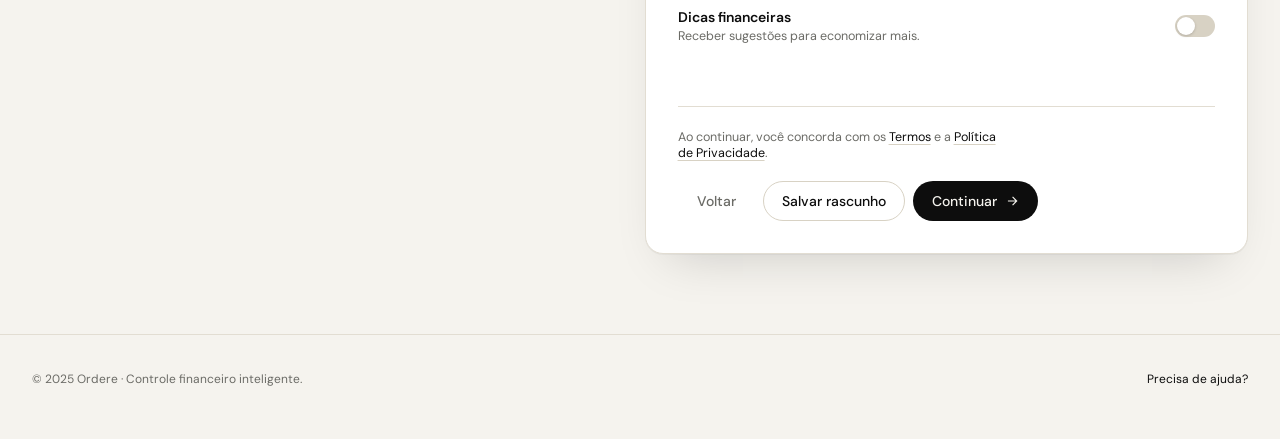
<file: perfil.html>
<!doctype html>
<html lang="pt-BR">

<head>
  <meta charset="utf-8" />
  <meta name="viewport" content="width=device-width, initial-scale=1" />
  <title>Criar perfil — Ordere</title>
  <meta name="description" content="Configure seu perfil na Ordere para começar a organizar suas finanças pessoais." />
  <link rel="preconnect" href="https://fonts.googleapis.com" />
  <link rel="preconnect" href="https://fonts.gstatic.com" crossorigin />
  <link
    href="https://fonts.googleapis.com/css2?family=Space+Grotesk:wght@400;500;600;700&family=DM+Sans:wght@400;500;600&display=swap"
    rel="stylesheet" />
  <link rel="stylesheet" href="css/perfil.css" />
  <link rel="shortcut icon" href="assets/favicon-16x16.png" type="image/x-icon">
  <script type="module" src="js/perfil.js"></script>

</head>

<body>
  <!-- Topbar -->
  <header class="topbar">
    <a href="#" class="brand">
      <span class="brand-mark">
        <img src="assets/favicon-32x32.png" alt="">
      </span>
      <span class="brand-name">Ordere</span>
    </a>
    <div class="topbar-right">
      <span class="step-indicator">Passo <strong>2</strong> de 4</span>
      <a href="index.html" class="ghost-link">Sair</a>
    </div>
  </header>

  <main class="shell">
    <!-- Left: context -->
    <aside class="context">
      <span class="eyebrow">Onboarding</span>
      <h1 class="display">
        Crie seu perfil.<br />
        <span class="muted" id="grenText">Comece a organizar suas finanças.</span>
      </h1>
      <p class="lead">
        Vamos personalizar sua experiência na Ordere. Aqui você controla seus gastos, orçamento e metas financeiras de
        forma simples e segura.
      </p>

      <ol class="steps">
        <li class="step done">
          <span class="step-num">01</span>
          <div>
            <p class="step-title">Conta criada</p>
            <p class="step-desc">E-mail confirmado com sucesso</p>
          </div>
        </li>
        <li class="step active">
          <span class="step-num">02</span>
          <div>
            <p class="step-title">Perfil financeiro</p>
            <p class="step-desc">Conte-nos sobre seus hábitos financeiros</p>
          </div>
        </li>
        <li class="step">
          <span class="step-num">03</span>
          <div>
            <p class="step-title">Primeiro planejamento</p>
            <p class="step-desc">Defina seu orçamento inicial</p>
          </div>
        </li>
      </ol>

      <div class="quote">
        <p>
          “Depois que comecei a usar a Ordere, finalmente entendi para onde meu dinheiro estava indo.”
        </p>
        <footer>— Usuário da plataforma</footer>
      </div>
    </aside>

    <!-- Right: form card -->
    <section class="form-card">
      <header class="form-header">
        <h2>Informações do perfil</h2>
        <p>Os campos marcados com <span class="req">*</span> são obrigatórios.</p>
      </header>

      <form class="form" id="perfil-form">
        <!-- Avatar -->
        <div class="avatar-row">
          <div class="avatar">
            <span>C</span>
          </div>
          <div class="avatar-actions">
            <button type="button" class="btn btn-outline btn-sm">Enviar foto</button>
            <button type="button" class="btn btn-ghost btn-sm">Remover</button>
            <p class="hint">PNG ou JPG, até 2MB. Recomendado 400×400px.</p>
          </div>
        </div>

        <div class="divider"></div>

        <!-- Identidade -->
        <fieldset>
          <legend>Identidade</legend>
          <div class="grid-2">
            <label class="field">
              <span>Nome <i class="req">*</i></span>
              <input id="nome" type="text" name="nome" placeholder="Nome" required />
            </label>
            <label class="field">
              <span>Sobrenome <i class="req">*</i></span>
              <input id="sobrenome" type="text" name="sobrenome" placeholder="Sobrenome" required />
            </label>
          </div>

          <label class="field">
            <span>Nome de exibição</span>
            <input id="nome-exibicao" type="text" name="nome_exibicao" placeholder="Nome de exibição" required />
            <small class="hint">Como você quer ser chamado no app.</small>
          </label>

          <div class="grid-2">
            <label class="field">
              <span>Telefone</span>
              <input id="telefone" type="tel" name="telefone" placeholder="Telefone" />
            </label>
          </div>
        </fieldset>

        <div class="divider"></div>

        <!-- Empresa substituída por financeiro -->
        <fieldset>
          <legend>Perfil financeiro</legend>
          <div class="grid-2">
            <label class="field">
              <span>Renda mensal</span>
              <input id="renda" type="text" name="renda" placeholder="Ex: R$ 3.000" />
            </label>
            <label class="field">
              <span>Objetivo</span>
              <input id="objetivo" type="text" name="objetivo" placeholder="Ex: economizar, investir..." />
            </label>
          </div>
          <br>
          <div class="grid-2">
            <label class="field">
              <span>Entrada</span>
              <input id="entrada" type="text" name="entrada" placeholder="Ex: R$ 3.000" />
            </label>
            <label class="field">
              <span>Saida</span>
              <input id="saida" type="text" name="saida" placeholder="Ex: R$ 3.000" />
            </label>
          </div>
          <br>
          <div class="grid-2">
            <label class="field">
              <span>Perfil de gastos</span>
              <div class="select-wrap">
                <select id="perfil-gastos" name="perfil_gastos">
                  <option value="controlado">Controlado</option>
                  <option value="moderado" selected>Moderado</option>
                  <option value="desorganizado">Desorganizado</option>
                </select>
              </div>
            </label>
            <label class="field">
              <span>Foco principal</span>
              <div class="select-wrap">
                <select id="foco" name="foco">
                  <option value="economizar">Economizar</option>
                  <option value="sair_dividas">Sair das dívidas</option>
                  <option value="investir">Investir</option>
                  <option value="organizar" selected>Organizar finanças</option>
                </select>
              </div>
            </label>
          </div>
        </fieldset>

        <div class="divider"></div>

        <!-- Função -->
        <fieldset>
          <legend>Como você vai usar a Ordere?</legend>
          <div class="radio-grid">
            <label class="radio-card">
              <input id="role-pessoal" type="radio" name="role" value="pessoal" checked />
              <div>
                <p class="rc-title">Controle pessoal</p>
                <p class="rc-desc">Finanças do dia a dia</p>
              </div>
            </label>
            <label class="radio-card">
              <input id="role-familiar" type="radio" name="role" value="familiar" />
              <div>
                <p class="rc-title">Gestão familiar</p>
                <p class="rc-desc">Controle da casa</p>
              </div>
            </label>
            <label class="radio-card">
              <input id="role-investidor" type="radio" name="role" value="investidor" />
              <div>
                <p class="rc-title">Investimentos</p>
                <p class="rc-desc">Construção de patrimônio</p>
              </div>
            </label>
            <label class="radio-card">
              <input id="role-autonomo" type="radio" name="role" value="autonomo" />
              <div>
                <p class="rc-title">Autônomo</p>
                <p class="rc-desc">Renda variável</p>
              </div>
            </label>
          </div>
        </fieldset>

        <div class="divider"></div>

        <!-- Bio -->
        <fieldset>
          <legend>Sobre você</legend>
          <label class="field">
            <span>Bio curta</span>
            <textarea id="bio" rows="4" name="bio" placeholder="Conte um pouco sobre seus hábitos financeiros..."></textarea>
            <small class="hint">Máx. 240 caracteres.</small>
          </label>
        </fieldset>

        <div class="divider"></div>

        <!-- Preferências -->
        <fieldset>
          <legend>Preferências</legend>
          <label class="switch-row">
            <div>
              <p class="sr-title">Resumo semanal financeiro</p>
              <p class="sr-desc">Receba um resumo dos seus gastos toda semana.</p>
            </div>
            <span class="switch">
              <input id="resumo-semanal" type="checkbox" name="resumo_semanal" value="true" checked />
              <span class="track"></span>
            </span>
          </label>
          <label class="switch-row">
            <div>
              <p class="sr-title">Alertas de gastos</p>
              <p class="sr-desc">Notificação quando ultrapassar limite mensal.</p>
            </div>
            <span class="switch">
              <input id="alertas" type="checkbox" name="alertas" value="true" checked />
              <span class="track"></span>
            </span>
          </label>
          <label class="switch-row">
            <div>
              <p class="sr-title">Dicas financeiras</p>
              <p class="sr-desc">Receber sugestões para economizar mais.</p>
            </div>
            <span class="switch">
              <input id="dicas" type="checkbox" name="dicas" value="true" />
              <span class="track"></span>
            </span>
          </label>
        </fieldset>

        <!-- Footer actions -->
        <div class="form-footer">
          <p class="terms">
            Ao continuar, você concorda com os
            <a href="#">Termos</a> e a <a href="#">Política de Privacidade</a>.
          </p>
          <div class="actions">
            <button type="button" class="btn btn-ghost">Voltar</button>
            <button type="button" class="btn btn-outline">Salvar rascunho</button>
            <button type="submit" class="btn btn-primary">
              Continuar
              <svg viewBox="0 0 24 24" width="14" height="14" fill="none" stroke="currentColor" stroke-width="2">
                <path d="M5 12h14M13 5l7 7-7 7" />
              </svg>
            </button>
          </div>
        </div>
      </form>
    </section>
  </main>

  <footer class="page-footer">
    <p>© 2025 Ordere · Controle financeiro inteligente.</p>
    <p><a href="#">Precisa de ajuda?</a></p>
  </footer>
</body>

</html>
</file>
<file: css/land.css>
/* =========================================================
   Ordere — Landing Page (HTML + CSS puro)
   Estilo: Paper & Ink (minimalista, editorial)
   ========================================================= */

:root {
  --bg: #f5f3ee;
  --paper: #faf8f3;
  --ink: #0d0d0d;
  --ink-2: #2d2d2d;
  --muted: #6b6a66;
  --secondary: #e8e4dd;
  --hairline: #d9d5cc;
  --radius: 14px;
  --radius-sm: 10px;
  --radius-pill: 999px;
  --shadow-soft: 0 1px 2px rgba(0,0,0,.04), 0 8px 24px rgba(0,0,0,.06);
  --shadow-card: 0 1px 0 rgba(0,0,0,.04), 0 20px 40px -20px rgba(0,0,0,.18);
  --font-display: "Space Grotesk", system-ui, -apple-system, Segoe UI, Roboto, sans-serif;
  --font-body: "DM Sans", system-ui, -apple-system, Segoe UI, Roboto, sans-serif;
  --container: 1200px;
}

/* RESET */
*, *::before, *::after { box-sizing: border-box; }
* { margin: 0; padding: 0; }
html { scroll-behavior: smooth; -webkit-text-size-adjust: 100%; overflow-x: hidden; }
body {
  font-family: var(--font-body);
  background: var(--bg);
  color: var(--ink);
  line-height: 1.5;
  -webkit-font-smoothing: antialiased;
  text-rendering: optimizeLegibility;
  overflow-x: hidden;
  word-wrap: break-word;
  overflow-wrap: break-word;
}
img, svg { display: block; max-width: 100%; }
a { color: inherit; text-decoration: none; }
ul { list-style: none; }
button { font: inherit; cursor: pointer; border: none; background: none; color: inherit; }
input, textarea { font: inherit; color: inherit; }

h1, h2, h3, h4 {
  font-family: var(--font-display);
  letter-spacing: -0.02em;
  font-weight: 500;
  line-height: 1.1;
  overflow-wrap: break-word;
}

/* LAYOUT */
.container {
  max-width: var(--container);
  margin: 0 auto;
  padding: 0 20px;
}
@media (min-width: 768px) { .container { padding: 0 32px; } }

/* BUTTONS */
.btn {
  display: inline-flex;
  align-items: center;
  justify-content: center;
  gap: 8px;
  padding: 12px 20px;
  border-radius: var(--radius-pill);
  font-size: 14px;
  font-weight: 500;
  transition: opacity .2s ease, background .2s ease, transform .2s ease;
  border: 1px solid transparent;
  white-space: nowrap;
  line-height: 1;
}
.btn .icon { width: 16px; height: 16px; transition: transform .2s ease; flex-shrink: 0; }
.btn:hover .icon { transform: translate(2px, -2px); }

.btn-primary { background: var(--ink); color: var(--bg); }
.btn-primary:hover { opacity: .9; }

.btn-outline { background: var(--paper); color: var(--ink); border-color: var(--hairline); }
.btn-outline:hover { background: var(--secondary); }

.btn-invert { background: var(--bg); color: var(--ink); }
.btn-invert:hover { opacity: .9; }

.block { display: flex; width: 100%; }

/* NAVBAR */
.navbar {
  position: sticky;
  top: 0;
  z-index: 40;
  border-bottom: 1px solid var(--hairline);
  background: rgba(245, 243, 238, 0.85);
  backdrop-filter: saturate(180%) blur(10px);
  -webkit-backdrop-filter: saturate(180%) blur(10px);
}
.nav-inner {
  display: flex;
  align-items: center;
  justify-content: space-between;
  gap: 12px;
  height: 64px;
}
.logo { display: flex; align-items: center; gap: 10px; flex-shrink: 0; }
.logo-mark {
  width: 32px; height: 32px;
  border-radius: 8px;
  background: var(--ink); color: var(--bg);
  display: grid; place-items: center;
  flex-shrink: 0;
}
.logo-mark svg { width: 16px; height: 16px; }
.logo-text {
  font-family: var(--font-display);
  font-weight: 600;
  font-size: 18px;
  letter-spacing: -0.02em;
}
.nav-links { display: none; gap: 32px; }
.nav-links a { font-size: 14px; color: var(--muted); transition: color .2s; }
.nav-links a:hover { color: var(--ink); }
.nav-actions { display: flex; align-items: center; gap: 12px; flex-shrink: 0; }
.link-muted { font-size: 14px; color: var(--muted); }
.link-muted:hover { color: var(--ink); }
.hide-sm { display: none; }

@media (max-width: 540px) {
  .nav-actions .btn { padding: 10px 14px; font-size: 13px; }
}
@media (min-width: 768px) {
  .nav-links { display: flex; }
  .hide-sm { display: inline; }
}

/* HERO */
.hero {
  border-bottom: 1px solid var(--hairline);
  padding: 64px 0 80px;
}
.eyebrow {
  display: inline-flex;
  align-items: center;
  gap: 12px;
  font-size: 11px;
  text-transform: uppercase;
  letter-spacing: 0.18em;
  color: var(--muted);
  flex-wrap: wrap;
}
.eyebrow-line {
  display: inline-block;
  width: 32px; height: 1px;
  background: rgba(13,13,13,.4);
}
.hero-title {
  margin-top: 24px;
  max-width: 1100px;
  font-size: clamp(28px, 6.5vw, 88px);
  font-weight: 500;
  line-height: 1.06;
  text-wrap: balance;
  letter-spacing: -0.025em;
}
.italic { font-style: italic; font-family: var(--font-display); }
.muted { color: #34DE74; }
.hero-sub {
  margin-top: 24px;
  max-width: 640px;
  color: var(--muted);
  font-size: clamp(15px, 1.4vw, 20px);
  text-wrap: pretty;
}
.hero-actions {
  margin-top: 32px;
  display: flex;
  flex-wrap: wrap;
  gap: 12px;
}

.metrics {
  margin-top: 64px;
  display: grid;
  grid-template-columns: repeat(2, 1fr);
  gap: 1px;
  background: var(--hairline);
  border: 1px solid var(--hairline);
  border-radius: var(--radius);
  overflow: hidden;
}
@media (min-width: 768px) { .metrics { grid-template-columns: repeat(4, 1fr); } }
.metric { background: var(--bg); padding: 20px; min-width: 0; }
.metric-k {
  font-family: var(--font-display);
  font-weight: 600;
  font-size: clamp(24px, 3vw, 36px);
  letter-spacing: -0.02em;
}
.metric-v { margin-top: 6px; color: var(--muted); font-size: 13px; }

@media (min-width: 768px) {
  .hero { padding: 112px 0 128px; }
  .metric { padding: 24px; }
  .metric-v { font-size: 14px; }
}

/* LOGOS / MARQUEE */
.logos { border-bottom: 1px solid var(--hairline); padding: 40px 0; overflow: hidden; }
.section-eyebrow {
  font-size: 11px;
  text-transform: uppercase;
  letter-spacing: 0.2em;
  color: #2ddd71 ;
}
.center { text-align: center; margin-bottom: 28px; }
.marquee-mask {
  position: relative;
  overflow: hidden;
  -webkit-mask-image: linear-gradient(to right, transparent, black 10%, black 90%, transparent);
          mask-image: linear-gradient(to right, transparent, black 10%, black 90%, transparent);
}
.marquee-track {
  display: flex;
  gap: 48px;
  width: max-content;
  animation: marquee 40s linear infinite;
}
.marquee-track span {
  font-family: var(--font-display);
  font-weight: 500;
  font-size: 18px;
  letter-spacing: 0.15em;
  color: rgba(107,106,102,.8);
  white-space: nowrap;
}
@keyframes marquee {
  from { transform: translateX(0); }
  to   { transform: translateX(-50%); }
}

/* SECTIONS */
.section { padding: 72px 0; border-bottom: 1px solid var(--hairline); }
@media (min-width: 768px) { .section { padding: 128px 0; } }
.section-alt { background: rgba(232,228,221,.4); }

.section-head {
  display: flex;
  flex-direction: column;
  gap: 24px;
}
@media (min-width: 768px) {
  .section-head {
    flex-direction: row;
    align-items: flex-end;
    justify-content: space-between;
  }
}
.section-title {
  margin-top: 16px;
  font-size: clamp(24px, 4vw, 48px);
  max-width: 760px;
}
.section-title.narrow { max-width: 820px; }
.section-lead {
  color: var(--muted);
  max-width: 420px;
  font-size: 15px;
}

/* SERVIÇOS - GRID DE CARDS */
.grid-cards {
  margin-top: 48px;
  display: grid;
  grid-template-columns: 1fr;
  gap: 1px;
  background: var(--hairline);
  border: 1px solid var(--hairline);
  border-radius: var(--radius);
  overflow: hidden;
}
@media (min-width: 640px) { .grid-cards { grid-template-columns: repeat(2, 1fr); } }
@media (min-width: 1024px) { .grid-cards { grid-template-columns: repeat(3, 1fr); } }

.card { background: var(--bg); padding: 28px; transition: background .2s ease; }
.card:hover { background: var(--secondary); }
.card-icon {
  font-size: 22px;
  color: var(--ink);
  margin-bottom: 20px;
  font-family: var(--font-display);
  line-height: 1;
}
.card h3 { font-size: 19px; }
.card p { margin-top: 12px; font-size: 14px; color: var(--muted); line-height: 1.6; }

/* PROCESSO - STEPS */
.steps {
  margin-top: 48px;
  display: grid;
  grid-template-columns: 1fr;
  gap: 28px;
}
@media (min-width: 640px) { .steps { grid-template-columns: repeat(2, 1fr); } }
@media (min-width: 1024px) { .steps { grid-template-columns: repeat(4, 1fr); } }

.step-n { font-family: var(--font-display); font-size: 14px; color: var(--muted); }
.step-bar { margin-top: 14px; height: 1px; width: 100%; background: rgba(13,13,13,.1); }
.step-bar-fill { height: 1px; background: var(--ink); }
.step h3 { margin-top: 20px; font-size: 21px; }
.step p { margin-top: 10px; color: var(--muted); font-size: 14px; line-height: 1.6; }

/* CASES */
.cases {
  margin-top: 48px;
  display: grid;
  grid-template-columns: 1fr;
  gap: 20px;
}
@media (min-width: 768px) { .cases { grid-template-columns: repeat(3, 1fr); } }

.case {
  display: flex;
  flex-direction: column;
  justify-content: space-between;
  background: var(--paper);
  border: 1px solid var(--hairline);
  border-radius: var(--radius);
  padding: 28px;
  transition: transform .2s ease, box-shadow .2s ease;
}
.case:hover { transform: translateY(-4px); box-shadow: var(--shadow-card); }
.case-sector {
  font-size: 11px;
  letter-spacing: 0.18em;
  text-transform: uppercase;
  color: var(--muted);
}
.case blockquote {
  margin-top: 20px;
  font-family: var(--font-display);
  font-size: 18px;
  line-height: 1.35;
  letter-spacing: -0.01em;
}
.case figcaption {
  margin-top: 28px;
  padding-top: 20px;
  border-top: 1px solid var(--hairline);
  display: flex;
  flex-direction: column;
}
.case figcaption strong { font-weight: 500; }
.case figcaption span { color: var(--muted); font-size: 14px; }

/* PREÇOS */
.plans {
  margin-top: 48px;
  display: grid;
  grid-template-columns: 1fr;
  gap: 20px;
}
@media (min-width: 1024px) { .plans { grid-template-columns: repeat(3, 1fr); } }

.plan {
  position: relative;
  display: flex;
  flex-direction: column;
  background: var(--paper);
  border: 1px solid var(--hairline);
  border-radius: var(--radius);
  padding: 28px;
  padding-top: 52px;
}
.plan-featured {
  background: var(--ink);
  color: var(--bg);
  border-color: var(--ink);
  box-shadow: var(--shadow-card);
}
.plan-tag {
  position: absolute;
  top: 18px;
  right: 18px;
  background: rgba(245,243,238,0.15);
  padding: 4px 12px;
  border-radius: var(--radius-pill);
  font-size: 11px;
  white-space: nowrap;
}
.plan h3 { font-size: 20px; }
.plan-price {
  margin-top: 20px;
  font-family: var(--font-display);
  font-weight: 600;
  font-size: 32px;
  letter-spacing: -0.02em;
}
.plan-period { margin-top: 4px; font-size: 14px; color: var(--muted); }
.plan-featured .plan-period { color: rgba(245,243,238,.7); }
.plan-desc { margin-top: 14px; font-size: 14px; color: var(--muted); }
.plan-featured .plan-desc { color: rgba(245,243,238,.85); }
.plan ul { margin-top: 24px; display: flex; flex-direction: column; gap: 10px; flex-grow: 1; }
.plan ul li {
  font-size: 14px;
  display: flex;
  gap: 10px;
  align-items: flex-start;
  line-height: 1.5;
}
.plan ul li::before { content: "✓"; font-weight: 700; flex-shrink: 0; }
.plan .btn { margin-top: 28px; }

/* CONTATO */
#contato { padding-top: 32px; }
@media (min-width: 768px) { #contato { padding-top: 56px; } }

.cta-grid {
  display: grid;
  grid-template-columns: 1fr;
  gap: 40px;
  align-items: end;
}
@media (min-width: 768px) { .cta-grid { grid-template-columns: 1fr 1fr; gap: 48px; } }

.contact-form {
  background: var(--paper);
  border: 1px solid var(--hairline);
  border-radius: var(--radius);
  padding: 24px;
  box-shadow: var(--shadow-soft);
}
@media (min-width: 768px) { .contact-form { padding: 32px; } }
.form-row {
  display: grid;
  grid-template-columns: 1fr;
  gap: 16px;
}
@media (min-width: 480px) { .form-row { grid-template-columns: 1fr 1fr; } }
.field { display: flex; flex-direction: column; margin-bottom: 16px; }
.field label { font-size: 14px; font-weight: 500; }
.field input, .field textarea {
  margin-top: 8px;
  background: var(--bg);
  border: 1px solid var(--hairline);
  border-radius: var(--radius-sm);
  padding: 12px 14px;
  font-size: 14px;
  outline: none;
  transition: border-color .2s;
  resize: none;
  width: 100%;
  min-width: 0;
}
.field input:focus, .field textarea:focus { border-color: var(--ink); }
.contact-form .btn { margin-top: 12px; }
.form-note { margin-top: 12px; text-align: center; font-size: 12px; color: var(--muted); }

/* FOOTER */
.footer { padding: 56px 0; background: var(--bg); }
.footer-grid {
  display: grid;
  grid-template-columns: 1fr;
  gap: 40px;
}


@media (min-width: 768px) { .footer-grid { grid-template-columns: 2fr 1fr 1fr; gap: 48px; } }
.footer-brand p { margin-top: 14px; max-width: 360px; font-size: 14px; color: var(--muted); }
.footer-list { margin-top: 14px; display: flex; flex-direction: column; gap: 8px; font-size: 14px; }
.footer-list a:hover { text-decoration: underline; }

.footer-bottom {
  margin-top: 48px;
  padding-top: 28px;
  border-top: 1px solid var(--hairline);
  display: flex;
  flex-direction: column;
  gap: 14px;
  font-size: 12px;
  color: var(--muted);
}
@media (min-width: 768px) {
  .footer-bottom { flex-direction: row; justify-content: space-between; align-items: center; }
}
.footer-legal { display: flex; gap: 24px; }
.footer-legal a:hover { color: var(--ink); }

.plan.plan-featured{
  color: #2ddd71;
}

.plan.plan-featured .plan-tag{
  color: rgba(45,221,113,.7);
  background: rgba(45,221,113,.12);
}

.plan-featured .plan-price { color: #2ddd71; }
.plan-featured .plan-period { color: #2ddd71; }
.plan-featured .plan-desc { color: #2ddd71; }
.plan-featured ul li { color: #2ddd71; }
.plan-featured ul li::before { color: #2ddd71; }

.plan-featured .btn.btn-invert {
  background: #2ddd71;
  color: var(--ink);
  border-color: #2ddd71;
}
.plan-featured .btn.btn-invert:hover {
  background: #24c462;
  border-color: #24c462;
  color: white;
}
</file>
<file: css/desboard2.css>
/* Ordere Dashboard — Paper & Ink */
* {
  box-sizing: border-box;
  margin: 0;
  padding: 0;
}

:root {
  --bg: #0d0d0d;
  --bg-2: #1a1a1a;
  --card: #1a1a1a;
  --ink: #ffffff;
  --ink-2: #cccccc;
  --muted: #999999;
  --hairline: #333333;
  --hairline-2: #0d0d0d;
  --accent: #0d0d0d;
  --good: #1f6f43;
  --bad: #a23a2a;
  --radius: 14px;
  --font-display: "Space Grotesk", system-ui, sans-serif;
  --font-body: "DM Sans", system-ui, sans-serif;
}

html,
body {
  background: var(--bg);
  color: var(--ink);
  font-family: var(--font-body);
  -webkit-font-smoothing: antialiased;
}

body {
  min-height: 100vh;
}

a {
  color: inherit;
  text-decoration: none;
}

button {
  font: inherit;
  cursor: pointer;
  border: 0;
  background: transparent;
  color: inherit;
}

input {
  font: inherit;
  outline: none;
  border: 0;
  background: transparent;
  color: inherit;
}

h1,
h2,
h3,
.font-display {
  font-family: var(--font-display);
  letter-spacing: -0.02em;
}

/* Layout */
.app {
  display: grid;
  grid-template-columns: 260px 1fr;
  min-height: 100vh;
}

/* Sidebar */
.sidebar {
  border-right: 1px solid var(--hairline);
  padding: 24px 20px;
  position: sticky;
  top: 0;
  height: 100vh;
  overflow-y: auto;
  background: var(--bg);
}

.brand {
  display: flex;
  align-items: center;
  gap: 10px;
  padding: 4px 6px 24px;
}

.brand-mark {
  width: 28px;
  height: 28px;
  display: grid;
  place-items: center;
  background: #2DDD71;
  color: white;
  border-radius: 8px;
  font-size: 12px;
}

.brand-name {
  font-family: var(--font-display);
  font-weight: 600;
  font-size: 18px;
  letter-spacing: -0.02em;
}

.side-section {
  margin-top: 18px;
}

.side-label {
  font-size: 11px;
  text-transform: uppercase;
  letter-spacing: 0.2em;
  color: var(--muted);
  padding: 0 6px 8px;
}

.side-nav {
  display: flex;
  flex-direction: column;
  gap: 2px;
}

.side-link {
  display: flex;
  align-items: center;
  gap: 12px;
  padding: 10px 10px;
  border-radius: 10px;
  color: var(--ink-2);
  font-size: 14px;
  transition: background .15s ease, color .15s ease;
}

.side-link .dot {
  width: 6px;
  height: 6px;
  border-radius: 50%;
  background: var(--hairline-2);
}

.side-link:hover {
  background: var(--bg-2);
  color: var(--ink);
}

.side-link.active {
  background: var(--ink);
  color: var(--bg);
}

.side-link.active .dot {
  background: var(--bg);
}

.side-card {
  margin-top: 28px;
  border: 1px solid var(--hairline);
  background: var(--card);
  border-radius: var(--radius);
  padding: 16px;
}

.side-card-title {
  font-family: var(--font-display);
  font-weight: 600;
  font-size: 14px;
}

.side-card-text {
  color: var(--muted);
  font-size: 13px;
  margin-top: 6px;
  line-height: 1.5;
}

.side-card-link {
  display: inline-block;
  margin-top: 12px;
  font-size: 13px;
  font-weight: 500;
  border-bottom: 1px solid var(--ink);
  padding-bottom: 1px;
}

/* Main */
.main {
  padding: 22px 32px 60px;
  display: flex;
  flex-direction: column;
  gap: 24px;
  min-width: 0;
}

/* Topbar */
.topbar {
  display: flex;
  align-items: center;
  justify-content: space-between;
  gap: 16px;
  padding-bottom: 6px;
}

.search {
  flex: 1;
  max-width: 520px;
  display: flex;
  align-items: center;
  gap: 10px;
  background: var(--card);
  border: 1px solid var(--hairline);
  border-radius: 999px;
  padding: 10px 14px;
  color: var(--muted);
}

.search input {
  flex: 1;
  color: var(--ink);
  font-size: 14px;
}

.search input::placeholder {
  color: var(--muted);
}

.search kbd {
  font-family: var(--font-body);
  font-size: 11px;
  padding: 3px 6px;
  border: 1px solid var(--hairline-2);
  border-radius: 6px;
  color: var(--muted);
  background: var(--bg);
}

.topbar-actions {
  display: flex;
  align-items: center;
  gap: 12px;
}

.icon-btn {
  position: relative;
  width: 40px;
  height: 40px;
  display: grid;
  place-items: center;
  background: var(--card);
  border: 1px solid var(--hairline);
  border-radius: 999px;
  color: var(--ink-2);
  transition: background .15s;
}

.icon-btn:hover {
  background: var(--bg-2);
}

.icon-btn .badge {
  position: absolute;
  top: 9px;
  right: 11px;
  width: 7px;
  height: 7px;
  border-radius: 50%;
  background: var(--ink);
  border: 2px solid var(--card);
}

.btn-primary {
  background: var(--ink);
  color: var(--bg);
  padding: 10px 16px;
  border-radius: 999px;
  font-size: 13px;
  font-weight: 500;
  transition: opacity .15s;
}

.btn-primary:hover {
  opacity: 0.9;
}

.avatar {
  width: 40px;
  height: 40px;
  border-radius: 50%;
  background: var(--ink);
  color: var(--bg);
  display: grid;
  place-items: center;
  font-family: var(--font-display);
  font-weight: 600;
  font-size: 13px;
}

/* Page header */
.page-header {
  display: flex;
  align-items: flex-end;
  justify-content: space-between;
  gap: 24px;
  flex-wrap: wrap;
}

.eyebrow {
  display: flex;
  align-items: center;
  gap: 10px;
  font-size: 11px;
  text-transform: uppercase;
  letter-spacing: 0.2em;
  color: var(--muted);
}

.eyebrow .rule {
  display: inline-block;
  width: 28px;
  height: 1px;
  background: var(--ink);
  opacity: 0.5;
}

.page-title {
  font-size: clamp(28px, 4vw, 44px);
  font-weight: 500;
  margin-top: 10px;
  line-height: 1.05;
}

.page-sub {
  color: var(--muted);
  margin-top: 8px;
  font-size: 15px;
  max-width: 560px;
}

.page-tabs {
  display: flex;
  gap: 4px;
  background: var(--card);
  border: 1px solid var(--hairline);
  border-radius: 999px;
  padding: 4px;
}

.tab {
  padding: 8px 16px;
  border-radius: 999px;
  font-size: 13px;
  color: var(--muted);
}

.tab.active {
  background: var(--ink);
  color: var(--bg);
}

/* KPI grid */
.kpi-grid {
  display: grid;
  grid-template-columns: repeat(4, 1fr);
  gap: 16px;
}

.kpi {
  background: var(--card);
  border: 1px solid var(--hairline);
  border-radius: var(--radius);
  padding: 20px;
  display: flex;
  flex-direction: column;
  gap: 8px;
  position: relative;
  overflow: hidden;
}

.kpi-label {
  font-size: 12px;
  text-transform: uppercase;
  letter-spacing: 0.18em;
  color: var(--muted);
}

.kpi-value {
  font-family: var(--font-display);
  font-size: 32px;
  font-weight: 600;
  letter-spacing: -0.02em;
  margin-top: 2px;
}

.kpi-delta {
  font-size: 12px;
  color: var(--muted);
}

.kpi-delta.up {
  color: var(--good);
}

.kpi-delta.down {
  color: var(--bad);
}

.spark {
  width: 100%;
  height: 36px;
  margin-top: 6px;
  color: var(--ink-2);
  opacity: 0.85;
}

/* Two columns */
.cols {
  display: grid;
  grid-template-columns: 1.6fr 1fr;
  gap: 16px;
}

/* Card */
.card {
  background: var(--card);
  border: 1px solid var(--hairline);
  border-radius: var(--radius);
  padding: 22px;
}

.card-head {
  display: flex;
  align-items: flex-start;
  justify-content: space-between;
  gap: 16px;
  flex-wrap: wrap;
  margin-bottom: 18px;
}

.card-eyebrow {
  font-size: 11px;
  text-transform: uppercase;
  letter-spacing: 0.2em;
  color: var(--muted);
  margin-bottom: 4px;
}

.card-title {
  font-family: var(--font-display);
  font-size: 20px;
  font-weight: 500;
}

.card-link {
  font-size: 13px;
  color: var(--ink);
  border-bottom: 1px solid var(--ink);
  padding-bottom: 1px;
}

.legend {
  display: flex;
  gap: 14px;
  font-size: 12px;
  color: var(--muted);
  flex-wrap: wrap;
}

.legend i {
  display: inline-block;
  width: 10px;
  height: 10px;
  border-radius: 2px;
  margin-right: 6px;
  vertical-align: -1px;
}

/* Chart */
.chart {
  display: grid;
  grid-template-columns: 40px 1fr;
  gap: 12px;
  height: 280px;
}

.y-axis {
  display: flex;
  flex-direction: column;
  justify-content: space-between;
  font-size: 11px;
  color: var(--muted);
  text-align: right;
  padding-bottom: 22px;
}

.bars {
  display: grid;
  grid-template-columns: repeat(8, 1fr);
  align-items: end;
  gap: 14px;
  padding-bottom: 22px;
  border-bottom: 1px solid var(--hairline);
  position: relative;
}

.bar-group {
  display: flex;
  align-items: end;
  justify-content: center;
  gap: 3px;
  height: 100%;
  position: relative;
}

.bar {
  width: 10px;
  height: var(--h);
  border-radius: 3px 3px 0 0;
  transition: opacity .15s;
}

.bar:hover {
  opacity: 0.75;
}

.bar-group .x {
  position: absolute;
  bottom: -22px;
  font-size: 11px;
  color: var(--muted);
}

/* Activity */
.activity {
  list-style: none;
  display: flex;
  flex-direction: column;
}

.activity li {
  display: flex;
  gap: 12px;
  align-items: flex-start;
  padding: 14px 0;
  border-top: 1px solid var(--hairline);
}

.activity li:first-child {
  border-top: 0;
  padding-top: 0;
}

.ava {
  width: 32px;
  height: 32px;
  border-radius: 50%;
  background: var(--bg-2);
  color: var(--ink);
  display: grid;
  place-items: center;
  font-size: 11px;
  font-weight: 600;
  font-family: var(--font-display);
  border: 1px solid var(--hairline);
  flex-shrink: 0;
}

.act-title {
  font-size: 14px;
  line-height: 1.4;
}

.act-meta {
  font-size: 12px;
  color: var(--muted);
  margin-top: 2px;
}

/* Filters / chips */
.filters {
  display: flex;
  gap: 6px;
  flex-wrap: wrap;
}

.chip {
  padding: 7px 14px;
  border-radius: 999px;
  font-size: 12px;
  color: var(--muted);
  border: 1px solid var(--hairline);
  background: var(--bg);
}

.chip.active {
  background: var(--ink);
  color: var(--bg);
  border-color: var(--ink);
}

/* Table */
.table-wrap {
  overflow-x: auto;
}

.table {
  width: 100%;
  border-collapse: collapse;
  font-size: 14px;
  min-width: 760px;
}

.table thead th {
  text-align: left;
  font-size: 11px;
  text-transform: uppercase;
  letter-spacing: 0.18em;
  color: var(--muted);
  font-weight: 500;
  padding: 0 12px 14px;
  border-bottom: 1px solid var(--hairline);
}

.table tbody td {
  padding: 16px 12px;
  border-bottom: 1px solid var(--hairline);
  vertical-align: middle;
}

.table tbody tr:last-child td {
  border-bottom: 0;
}

.table tbody tr:hover {
  background: var(--bg-2);
}

.cell-strong {
  font-weight: 500;
}

.cell-sub {
  color: var(--muted);
  font-size: 12px;
  margin-top: 2px;
}

.num {
  text-align: right;
  font-variant-numeric: tabular-nums;
}

.row-link {
  font-size: 13px;
}

.tag {
  display: inline-block;
  font-size: 11px;
  padding: 4px 10px;
  border-radius: 999px;
  background: var(--bg-2);
  color: var(--ink-2);
  border: 1px solid var(--hairline);
  text-transform: uppercase;
  letter-spacing: 0.1em;
}

.tag-dark {
  background: var(--ink);
  color: var(--bg);
  border-color: var(--ink);
}

.tag-soft {
  background: transparent;
  color: var(--muted);
}

.progress {
  width: 140px;
  height: 6px;
  background: var(--bg-2);
  border-radius: 999px;
  overflow: hidden;
}

.progress span {
  display: block;
  height: 100%;
  background: var(--ink);
  border-radius: 999px;
}

.foot {
  text-align: center;
  font-size: 12px;
  color: var(--muted);
  padding-top: 24px;
  border-top: 1px solid var(--hairline);
  margin-top: 8px;
}

/* Responsive */
@media (max-width: 1100px) {
  .kpi-grid {
    grid-template-columns: repeat(2, 1fr);
  }

  .cols {
    grid-template-columns: 1fr;
  }
}

@media (max-width: 820px) {
  .app {
    grid-template-columns: 1fr;
  }

  .sidebar {
    position: static;
    height: auto;
    border-right: 0;
    border-bottom: 1px solid var(--hairline);
  }

  .main {
    padding: 18px 18px 40px;
  }

  .search {
    max-width: none;
  }

  .search kbd {
    display: none;
  }

  .topbar-actions .btn-primary {
    display: none;
  }
}

@media (max-width: 520px) {
  .kpi-grid {
    grid-template-columns: 1fr;
  }

  .page-tabs {
    width: 100%;
    overflow-x: auto;
  }

  .chart {
    height: 220px;
  }
}
</file>
<file: css/desboard1.css>
/* Ordere · Finance Dashboard — Paper & Ink */
:root {
  --paper: #f5f3ee;
  --paper-2: #ece8df;
  --card: #ffffff;
  --ink: #0d0d0d;
  --ink-2: #2d2d2d;
  --muted: #110808;
  --hairline: #d9d4c8;
  --hairline-2: #e8e4dd;
  --ok: #2f6b3a;
  --warn: #8a5a12;
  --late: #8a2a1a;
  --up: #1f5d33;
  --down: #8a2a1a;
  --shadow-card: 0 1px 0 rgba(0,0,0,.04), 0 20px 40px -24px rgba(0,0,0,.12);
  --font-display: "Space Grotesk", system-ui, sans-serif;
  --font-body: "DM Sans", system-ui, sans-serif;
  --font-mono: "JetBrains Mono", ui-monospace, monospace;
}

* { box-sizing: border-box; }
html, body { margin: 0; padding: 0; }
body {
  background: var(--paper);
  color: var(--ink);
  font-family: var(--font-body);
  font-size: 14px;
  -webkit-font-smoothing: antialiased;
  text-rendering: optimizeLegibility;
  overflow-x: hidden;
}
a { color: inherit; text-decoration: none; }
button { font: inherit; cursor: pointer; }

/* ----- Shell ----- */
.shell {
  display: grid;
  grid-template-columns: 264px 1fr;
  min-height: 100vh;
}

/* Color name */


/* ----- Sidebar ----- */
.sidebar {
  border-right: 1px solid var(--hairline);
  padding: 22px 18px;
  position: sticky;
  top: 0;
  height: 100vh;
  display: flex;
  flex-direction: column;
  background: var(--paper);
}
.brand {
  display: flex;
  align-items: center;
  gap: 10px;
  padding: 4px 6px 22px;
  border-bottom: 1px solid var(--hairline-2);
}
.brand-mark {
  width: 30px; height: 30px;
  border-radius: 8px;
  background: var(--ink);
  color: var(--paper);
  display: grid;
  place-items: center;
  font-family: var(--font-display);
  font-weight: 700;
  font-size: 14px;
}
.brand-name {
  font-family: var(--font-display);
  font-weight: 600;
  letter-spacing: -0.01em;
  font-size: 16px;
}
.brand-dot { color: var(--muted); }

.nav { padding-top: 16px; flex: 1; overflow-y: auto; }
.nav-label {
  font-family: var(--font-display);
  font-size: 10px;
  letter-spacing: 0.14em;
  text-transform: uppercase;
  color: var(--muted);
  padding: 14px 8px 6px;
  margin: 0;
}
.nav ul { list-style: none; padding: 0; margin: 0 0 4px; }
.nav-link {
  display: block;
  padding: 8px 10px;
  border-radius: 8px;
  color: var(--ink-2);
  font-size: 13.5px;
  transition: background .15s ease;
}
.nav-link:hover { background: var(--paper-2); }
.nav-link.active {
  background: var(--ink);
  color: var(--paper);
}

.sidebar-foot {
  border-top: 1px solid var(--hairline-2);
  padding-top: 14px;
}
.account {
  display: flex;
  align-items: center;
  gap: 10px;
  padding: 6px;
}
.avatar {
  width: 36px; height: 36px;
  border-radius: 50%;
  background: var(--ink);
  color: var(--paper);
  display: grid; place-items: center;
  font-family: var(--font-display);
  font-weight: 600;
  font-size: 12px;
  letter-spacing: 0.04em;
}
.account-name { margin: 0; font-weight: 600; font-size: 13px; }
.account-role { margin: 2px 0 0; font-size: 11.5px; color: var(--muted); }

#user-name{
  color: #34DE74;
}

/* ----- Main ----- */
.main {
  padding: 22px clamp(20px, 3.5vw, 44px) 60px;
  min-width: 0;
}

/* Topbar */
.topbar {
  display: flex;
  align-items: center;
  justify-content: space-between;
  gap: 16px;
  padding-bottom: 18px;
  border-bottom: 1px solid var(--hairline-2);
  flex-wrap: wrap;
}
.crumbs {
  font-size: 12.5px;
  color: var(--muted);
  display: flex;
  align-items: center;
  gap: 8px;
  font-family: var(--font-display);
  letter-spacing: 0.02em;
}
.crumb-sep { opacity: .5; }
.crumb-current { color: var(--ink); }

.topbar-actions {
  display: flex;
  align-items: center;
  gap: 10px;
  flex-wrap: wrap;
}
.search {
  display: flex;
  align-items: center;
  gap: 8px;
  background: var(--card);
  border: 1px solid var(--hairline);
  border-radius: 999px;
  padding: 8px 12px;
  min-width: 280px;
  color: var(--muted);
}
.search input {
  border: 0;
  outline: none;
  background: transparent;
  font: inherit;
  color: var(--ink);
  flex: 1;
  min-width: 0;
}
.search kbd {
  font-family: var(--font-mono);
  font-size: 10.5px;
  background: var(--paper-2);
  color: var(--muted);
  padding: 2px 6px;
  border-radius: 6px;
  border: 1px solid var(--hairline-2);
}
.icon-btn {
  position: relative;
  width: 36px; height: 36px;
  border-radius: 50%;
  background: var(--card);
  border: 1px solid var(--hairline);
  color: var(--ink);
  display: grid; place-items: center;
}
.icon-btn .dot {
  position: absolute;
  top: 8px; right: 9px;
  width: 7px; height: 7px;
  border-radius: 50%;
  background: var(--ink);
}

.btn {
  border-radius: 999px;
  padding: 9px 16px;
  font-size: 13px;
  font-weight: 500;
  border: 1px solid transparent;
  transition: opacity .15s ease, transform .15s ease;
}
.btn-primary { background: var(--ink); color: var(--paper); }
.btn-primary:hover { opacity: .9; }
.btn-ghost { background: transparent; border-color: var(--hairline); }
.btn-ghost:hover { background: var(--paper-2); }

/* Page head */
.page-head {
  display: flex;
  align-items: flex-end;
  justify-content: space-between;
  gap: 24px;
  padding: 28px 0 22px;
  flex-wrap: wrap;
}
.eyebrow {
  font-family: var(--font-display);
  font-size: 11px;
  letter-spacing: 0.2em;
  text-transform: uppercase;
  color: var(--muted);
  margin: 0 0 10px;
}
.eyebrow.small { font-size: 10px; margin-bottom: 6px; }
.page-title {
  font-family: var(--font-display);
  font-weight: 500;
  font-size: clamp(28px, 4.2vw, 46px);
  letter-spacing: -0.02em;
  line-height: 1.05;
  margin: 0;
  max-width: 720px;
}
.page-title em {
  font-style: italic;
  font-family: "Instrument Serif", Georgia, serif;
  font-weight: 400;
  color: var(--muted);
}
.page-sub {
  margin: 12px 0 0;
  color: var(--muted);
  max-width: 560px;
  font-size: 14.5px;
}

.filters { display: flex; align-items: center; gap: 10px; flex-wrap: wrap; }
.seg {
  display: inline-flex;
  background: var(--card);
  border: 1px solid var(--hairline);
  border-radius: 999px;
  padding: 3px;
}
.seg button {
  border: 0;
  background: transparent;
  padding: 6px 12px;
  border-radius: 999px;
  font-size: 12.5px;
  color: var(--muted);
}
.seg button.on { background: var(--ink); color: var(--paper); }
.seg.sm button { padding: 5px 10px; font-size: 12px; }

.period {
  display: inline-flex;
  align-items: center;
  gap: 8px;
  background: var(--card);
  border: 1px solid var(--hairline);
  border-radius: 999px;
  padding: 7px 14px;
  font-size: 12.5px;
  color: var(--ink-2);
  font-family: var(--font-mono);
}

/* KPI grid */
.kpis {
  display: grid;
  grid-template-columns: repeat(4, 1fr);
  gap: 14px;
  padding: 8px 0 22px;
}
.kpi {
  position: relative;
  background: var(--card);
  border: 1px solid var(--hairline-2);
  border-radius: 16px;
  padding: 18px;
  overflow: hidden;
  box-shadow: var(--shadow-card);
}
.kpi header {
  display: flex;
  align-items: center;
  justify-content: space-between;
  gap: 8px;
  margin-bottom: 14px;
}
.kpi-label {
  font-family: var(--font-display);
  font-size: 11px;
  letter-spacing: 0.16em;
  text-transform: uppercase;
  color: var(--muted);
}
.kpi-value {
  font-family: var(--font-display);
  font-weight: 500;
  font-size: clamp(24px, 2.4vw, 32px);
  letter-spacing: -0.02em;
  margin: 0;
}
.cents { color: var(--muted); font-size: 0.6em; margin-left: 2px; }
.kpi-foot {
  display: flex;
  align-items: baseline;
  gap: 8px;
  margin-top: 8px;
  font-size: 12px;
}
.delta { font-family: var(--font-mono); font-weight: 500; }
.delta.up { color: var(--up); }
.delta.down { color: var(--down); }
.kpi-hint { color: var(--muted); }
.spark {
  display: block;
  width: 100%;
  height: 44px;
  margin-top: 12px;
  color: var(--ink);
  opacity: .9;
}

/* Tags */
.tag {
  display: inline-flex;
  align-items: center;
  font-family: var(--font-display);
  font-size: 10.5px;
  letter-spacing: 0.1em;
  text-transform: uppercase;
  padding: 4px 8px;
  border-radius: 999px;
}
.tag-soft { background: var(--paper-2); color: var(--ink-2); }
.tag-dark { background: var(--ink); color: var(--paper); }

/* Status */
.status {
  display: inline-flex;
  align-items: center;
  gap: 6px;
  font-family: var(--font-display);
  font-size: 10.5px;
  letter-spacing: 0.1em;
  text-transform: uppercase;
  padding: 3px 8px;
  border-radius: 999px;
  border: 1px solid var(--hairline);
}
.status::before {
  content: "";
  width: 5px; height: 5px;
  border-radius: 50%;
  background: currentColor;
}
.status-ok { color: var(--ok); }
.status-warn { color: var(--warn); }
.status-late { color: var(--late); }

/* Cards & grids */
.card {
  background: var(--card);
  border: 1px solid var(--hairline-2);
  border-radius: 16px;
  box-shadow: var(--shadow-card);
  padding: 20px;
  display: flex;
  flex-direction: column;
  min-width: 0;
}
.card-head {
  display: flex;
  align-items: flex-start;
  justify-content: space-between;
  gap: 12px;
  margin-bottom: 16px;
  flex-wrap: wrap;
}
.card-title {
  font-family: var(--font-display);
  font-weight: 500;
  font-size: 18px;
  letter-spacing: -0.01em;
  margin: 0;
}
.card-foot {
  margin-top: 18px;
  padding-top: 14px;
  border-top: 1px dashed var(--hairline);
  display: flex;
  align-items: center;
  justify-content: space-between;
  gap: 12px;
  flex-wrap: wrap;
}
.card-foot.tight { margin-top: 14px; padding-top: 12px; }
.card-foot > div { display: flex; flex-direction: column; }
.micro {
  font-family: var(--font-display);
  font-size: 10.5px;
  letter-spacing: 0.14em;
  text-transform: uppercase;
  color: var(--muted);
  margin: 0;
}
.micro.warn { color: var(--late); }
.mono { font-family: var(--font-mono); font-size: 13px; }
.mono.strong { font-weight: 500; }
.mono.strong.up { color: var(--up); }
.mono.strong.down { color: var(--down); }
.link-btn {
  background: transparent;
  border: 0;
  font-family: var(--font-display);
  font-size: 12px;
  letter-spacing: 0.04em;
  color: var(--ink);
}
.link-btn:hover { color: var(--muted); }

.grid-2 {
  display: grid;
  grid-template-columns: 1.5fr 1fr;
  gap: 14px;
  margin-bottom: 14px;
}
.grid-budget {
  display: grid;
  grid-template-columns: 1fr 1.6fr;
  gap: 14px;
  margin-bottom: 14px;
}

/* Cashflow chart */
.legend {
  display: flex;
  gap: 14px;
  font-size: 12px;
  color: var(--muted);
}
.legend span { display: inline-flex; align-items: center; gap: 6px; }
.sw {
  width: 10px; height: 10px;
  border-radius: 3px;
  display: inline-block;
}
.sw-ink { background: var(--ink); }
.sw-line {
  background: transparent;
  border: 1.5px dashed var(--ink);
  border-radius: 2px;
}

.cashflow {
  display: grid;
  grid-template-columns: 40px 1fr;
  grid-template-rows: 1fr auto;
  gap: 8px;
  height: 240px;
}
.cf-axis {
  display: flex;
  flex-direction: column;
  justify-content: space-between;
  font-family: var(--font-mono);
  font-size: 10.5px;
  color: var(--muted);
  text-align: right;
  padding-right: 6px;
}
.cf-grid {
  display: grid;
  grid-template-columns: repeat(12, 1fr);
  align-items: end;
  gap: 8px;
  border-bottom: 1px solid var(--hairline);
  border-left: 1px solid var(--hairline);
  padding: 0 2px;
  background-image:
    linear-gradient(to top, var(--hairline-2) 1px, transparent 1px);
  background-size: 100% 25%;
}
.cf-row {
  display: flex;
  gap: 3px;
  align-items: end;
  height: 100%;
}
.bar {
  flex: 1;
  height: var(--h);
  border-radius: 3px 3px 0 0;
}
.bar.in { background: var(--ink); }
.bar.out {
  background: transparent;
  border: 1.5px dashed var(--ink);
  border-bottom: 0;
}
.cf-labels {
  grid-column: 2;
  display: grid;
  grid-template-columns: repeat(12, 1fr);
  gap: 8px;
  font-family: var(--font-mono);
  font-size: 10px;
  color: var(--muted);
  text-align: center;
}

/* Donut */
.donut-wrap {
  display: grid;
  grid-template-columns: 180px 1fr;
  gap: 22px;
  align-items: center;
}
.donut { width: 180px; height: 180px; transform: rotate(-90deg); }
.donut-num {
  font-family: var(--font-display);
  font-size: 5px;
  font-weight: 600;
  fill: var(--ink);
  transform: rotate(90deg);
  transform-origin: 21px 21px;
}
.donut-lbl {
  font-family: var(--font-display);
  font-size: 2.4px;
  fill: var(--muted);
  letter-spacing: 0.3px;
  text-transform: uppercase;
  transform: rotate(90deg);
  transform-origin: 21px 21px;
}
.donut-legend {
  list-style: none;
  padding: 0; margin: 0;
  display: flex;
  flex-direction: column;
  gap: 10px;
  font-size: 13px;
}
.donut-legend li {
  display: flex;
  align-items: center;
  gap: 10px;
  color: var(--ink-2);
  border-bottom: 1px dashed var(--hairline-2);
  padding-bottom: 8px;
}
.donut-legend li:last-child { border-bottom: 0; padding-bottom: 0; }
.donut-legend strong {
  margin-left: auto;
  font-family: var(--font-mono);
  font-weight: 500;
  font-size: 12.5px;
}

/* Lists */
.list { list-style: none; padding: 0; margin: 0; }
.list li {
  display: flex;
  justify-content: space-between;
  align-items: center;
  padding: 12px 0;
  border-bottom: 1px dashed var(--hairline-2);
  gap: 12px;
}
.list li:last-child { border-bottom: 0; }
.row-title { margin: 0; font-weight: 500; font-size: 13.5px; }
.row-sub { margin: 2px 0 0; font-size: 12px; color: var(--muted); }
.row-right { text-align: right; display: flex; flex-direction: column; gap: 4px; align-items: flex-end; }
.row-right .mono { font-size: 13.5px; }

/* Budget */
.budget { list-style: none; padding: 0; margin: 0; display: flex; flex-direction: column; gap: 18px; }
.b-head {
  display: flex;
  justify-content: space-between;
  align-items: baseline;
  gap: 8px;
  font-size: 13.5px;
  font-weight: 500;
}
.b-head .mono { color: var(--muted); }
.b-bar {
  margin-top: 8px;
  height: 8px;
  background: var(--paper-2);
  border-radius: 999px;
  overflow: hidden;
}
.b-bar span {
  display: block;
  height: 100%;
  background: var(--ink);
  border-radius: 999px;
}
.b-bar.over span { background: repeating-linear-gradient(45deg, var(--ink), var(--ink) 4px, var(--ink-2) 4px, var(--ink-2) 8px); }
.b-foot {
  display: flex;
  justify-content: space-between;
  margin: 6px 0 0;
}

/* Table */
.table-wrap { overflow-x: auto; margin: 0 -4px; }
.table {
  width: 100%;
  border-collapse: collapse;
  font-size: 13px;
}
.table thead th {
  text-align: left;
  font-family: var(--font-display);
  font-size: 10.5px;
  letter-spacing: 0.14em;
  text-transform: uppercase;
  color: var(--muted);
  font-weight: 500;
  padding: 10px 12px;
  border-bottom: 1px solid var(--hairline);
}
.table tbody td {
  padding: 14px 12px;
  border-bottom: 1px dashed var(--hairline-2);
  vertical-align: middle;
  color: var(--ink-2);
}
.table tbody tr:last-child td { border-bottom: 0; }
.table .right { text-align: right; }
.table .row-title { font-size: 13px; }
.table .row-sub { font-size: 11.5px; }

/* Footer */
.page-foot {
  margin-top: 28px;
  padding-top: 18px;
  border-top: 1px solid var(--hairline-2);
  display: flex;
  justify-content: space-between;
  font-size: 12px;
  color: var(--muted);
  flex-wrap: wrap;
  gap: 8px;
}


/* ----- Responsive ----- */
@media (max-width: 1180px) {
  .kpis { grid-template-columns: repeat(2, 1fr); }
  .grid-2 { grid-template-columns: 1fr; }
  .grid-budget { grid-template-columns: 1fr; }
  .donut-wrap { grid-template-columns: 1fr; justify-items: center; text-align: left; }
  .donut-legend { width: 100%; }
}

@media (max-width: 880px) {
  .shell { grid-template-columns: 1fr; }
  .sidebar {
    position: relative;
    height: auto;
    border-right: 0;
    border-bottom: 1px solid var(--hairline);
    padding: 18px 20px;
  }
  .nav { display: grid; grid-template-columns: repeat(2, 1fr); gap: 4px 20px; }
  .nav ul { display: flex; flex-wrap: wrap; gap: 4px; }
  .sidebar-foot { display: none; }
  .main { padding: 18px 20px 60px; }
  .search { min-width: 0; flex: 1; }
}

@media (max-width: 560px) {
  .kpis { grid-template-columns: 1fr; }
  .topbar-actions { width: 100%; }
  .search { width: 100%; }
  .filters { width: 100%; }
  .seg { flex-wrap: wrap; }
  .nav { grid-template-columns: 1fr; }
  .cashflow { height: 200px; }
  .cf-labels span:nth-child(odd) { visibility: hidden; }
}
</file>
<file: css/login.css>
/* Reset */
* {
  margin: 0;
  padding: 0;
  box-sizing: border-box;
}

:root {
  --background: #F5F3EE;
  --foreground: #0a0a0a;
  --muted: #f5f5f5;
  --muted-foreground: #737373;
  --border: #e5e5e5;
  --radius: 10px;
}

body {
  font-family: -apple-system, BlinkMacSystemFont, "Segoe UI", Inter, Roboto, sans-serif;
  background-color: var(--background);
  color: var(--foreground);
  -webkit-font-smoothing: antialiased;
  line-height: 1.5;
}

/* Layout */
.login-container {
  min-height: 100vh;
  display: flex;
  align-items: center;
  justify-content: center;
  padding: 48px 24px;
}

.login-card {
  width: 100%;
  max-width: 360px;
}

/* Brand */
.brand {
  text-align: center;
  margin-bottom: 40px;
}

.brand-logo {
  width: 44px;
  height: 44px;
  border-radius: 14px;
  background-color: var(--foreground);
  color: var(--background);
  display: inline-flex;
  align-items: center;
  justify-content: center;
  margin-bottom: 20px;
}

.brand-logo svg {
  width: 20px;
  height: 20px;
}

.brand h1 {
  font-size: 24px;
  font-weight: 600;
  letter-spacing: -0.02em;
  color: var(--foreground);
}

.brand p {
  margin-top: 8px;
  font-size: 14px;
  color: var(--muted-foreground);
}

/* Form */
.login-form {
  display: flex;
  flex-direction: column;
  gap: 20px;
}

.field {
  display: flex;
  flex-direction: column;
  gap: 6px;
}

.field-header {
  display: flex;
  align-items: center;
  justify-content: space-between;
}

.field label {
  font-size: 14px;
  font-weight: 500;
  color: var(--foreground);
}

.link-muted {
  font-size: 12px;
  color: var(--muted-foreground);
  text-decoration: none;
  transition: color 0.15s ease;
}

.link-muted:hover {
  color: var(--foreground);
}

.field input {
  width: 100%;
  height: 44px;
  padding: 0 14px;
  border-radius: var(--radius);
  border: 1px solid var(--border);
  background-color: var(--background);
  color: var(--foreground);
  font-size: 14px;
  font-family: inherit;
  outline: none;
  transition: border-color 0.15s ease;
}

.field input::placeholder {
  color: var(--muted-foreground);
}

.field input:focus {
  border-color: var(--foreground);
}

/* Confirm password — animated */
.field-confirm {
  display: grid;
  grid-template-rows: 0fr;
  opacity: 0;
  overflow: hidden;
  transition: grid-template-rows 0.4s cubic-bezier(0.16, 1, 0.3, 1),
              opacity 0.35s ease,
              margin 0.4s ease;
  margin-top: -20px;
}

.field-confirm > * {
  min-height: 0;
}

.field-confirm.show {
  grid-template-rows: 1fr;
  opacity: 1;
  margin-top: 0;
}

/* Password */
.password-wrapper {
  position: relative;
}

.password-wrapper input {
  padding-right: 70px;
}

.toggle-password {
  position: absolute;
  right: 12px;
  top: 50%;
  transform: translateY(-50%);
  background: none;
  border: none;
  font-size: 12px;
  color: var(--muted-foreground);
  cursor: pointer;
  font-family: inherit;
  transition: color 0.15s ease;
}

.toggle-password:hover {
  color: var(--foreground);
}

/* Buttons */
.btn-primary {
  width: 100%;
  height: 44px;
  border-radius: var(--radius);
  background-color: var(--foreground);
  color: var(--background);
  font-size: 14px;
  font-weight: 500;
  font-family: inherit;
  border: none;
  cursor: pointer;
  transition: opacity 0.15s ease;
}

.btn-primary:hover {
  opacity: 0.9;
}

.btn-primary:active {
  opacity: 0.8;
}

/* Divider */
.divider {
  display: flex;
  align-items: center;
  gap: 12px;
  margin: 28px 0;
}

.divider::before,
.divider::after {
  content: "";
  flex: 1;
  height: 1px;
  background-color: var(--border);
}

.divider span {
  font-size: 12px;
  color: var(--muted-foreground);
}

/* Social button */
.btn-social {
  width: 100%;
  height: 44px;
  border-radius: var(--radius);
  border: 1px solid var(--border);
  background-color: var(--background);
  color: var(--foreground);
  font-size: 14px;
  font-weight: 500;
  font-family: inherit;
  cursor: pointer;
  display: flex;
  align-items: center;
  justify-content: center;
  gap: 10px;
  transition: background-color 0.15s ease;
}

.btn-social:hover {
  background-color: var(--muted);
}

/* Footer */
.signup {
  margin-top: 32px;
  text-align: center;
  font-size: 14px;
  color: var(--muted-foreground);
}

.signup a {
  color: var(--foreground);
  font-weight: 500;
  text-decoration: none;
}

.signup a:hover {
  text-decoration: underline;
  text-underline-offset: 4px;
}


/* LOGO HOME  */

#logoHome {
  text-decoration: none;
  color: white;
}

#logoHome:hover {
  transition: 1s;
  color: #34DE74;
}
</file>
<file: css/perfil.css>
/* Paper & Ink — Ordere Profile */
:root {
  --paper: #f5f3ee;
  --paper-2: #efece5;
  --card: #ffffff;
  --ink: #0d0d0d;
  --ink-2: #2d2d2d;
  --muted: #6b6b66;
  --hairline: #e2ddd2;
  --hairline-2: #d8d2c4;
  --accent: #0d0d0d;
  --danger: #b3261e;
  --shadow-soft: 0 1px 2px rgba(0, 0, 0, 0.04), 0 8px 24px rgba(0, 0, 0, 0.06);
  --shadow-card: 0 1px 0 rgba(0, 0, 0, 0.04), 0 24px 48px -24px rgba(0, 0, 0, 0.18);
  --radius: 14px;
  --radius-sm: 10px;
}

* {
  box-sizing: border-box;
}

html {
  scroll-behavior: smooth;
}

body {
  margin: 0;
  background: var(--paper);
  color: var(--ink);
  font-family: "DM Sans", system-ui, -apple-system, Segoe UI, sans-serif;
  -webkit-font-smoothing: antialiased;
  text-rendering: optimizeLegibility;
  overflow-x: hidden;
}

h1,
h2,
h3,
h4,
.display,
.brand-name {
  font-family: "Space Grotesk", system-ui, sans-serif;
  letter-spacing: -0.02em;
  margin: 0;
}

a {
  color: inherit;
}

/* Topbar */
.topbar {
  position: sticky;
  top: 0;
  z-index: 20;
  display: flex;
  align-items: center;
  justify-content: space-between;
  padding: 14px 32px;
  background: rgba(245, 243, 238, 0.85);
  backdrop-filter: blur(10px);
  border-bottom: 1px solid var(--hairline);
}

.brand {
  display: flex;
  align-items: center;
  gap: 10px;
  text-decoration: none;
}

.brand-mark {
  width: 28px;
  height: 28px;
  border-radius: 8px;
  background: var(--ink);
  color: var(--paper);
  display: inline-flex;
  align-items: center;
  justify-content: center;
}

.brand-name {
  font-size: 17px;
  font-weight: 600;
}

.topbar-right {
  display: flex;
  align-items: center;
  gap: 20px;
}

.step-indicator {
  font-size: 13px;
  color: var(--muted);
}

.step-indicator strong {
  color: var(--ink);
  font-weight: 600;
}

.ghost-link {
  font-size: 13px;
  color: var(--muted);
  text-decoration: none;
  transition: color .2s;
}

.ghost-link:hover {
  color: var(--ink);
}

/* Shell */
.shell {
  max-width: 1280px;
  margin: 0 auto;
  padding: 56px 32px 80px;
  display: grid;
  grid-template-columns: 1fr 1.1fr;
  gap: 64px;
  align-items: start;
}

/* Context (left) */
.context {
  position: sticky;
  top: 96px;
}

.eyebrow {
  display: inline-block;
  font-size: 11px;
  font-weight: 600;
  letter-spacing: 0.18em;
  text-transform: uppercase;
  color: var(--muted);
  padding: 6px 10px;
  border: 1px solid var(--hairline-2);
  border-radius: 999px;
  margin-bottom: 24px;
}

.display {
  font-size: clamp(36px, 4.4vw, 56px);
  line-height: 1.02;
  font-weight: 600;
}

.display .muted {
  color: var(--muted);
  font-weight: 500;
}

.lead {
  margin-top: 18px;
  max-width: 440px;
  font-size: 16px;
  color: var(--muted);
  line-height: 1.55;
}

.steps {
  list-style: none;
  padding: 0;
  margin: 36px 0 0;
  border-top: 1px solid var(--hairline);
}

.step {
  display: grid;
  grid-template-columns: 56px 1fr;
  gap: 16px;
  padding: 18px 0;
  border-bottom: 1px solid var(--hairline);
  align-items: start;
}

.step-num {
  font-family: "Space Grotesk", sans-serif;
  font-size: 13px;
  font-weight: 600;
  color: var(--muted);
  letter-spacing: 0.05em;
  padding-top: 2px;
}

.step-title {
  margin: 0;
  font-size: 15px;
  font-weight: 600;
  color: var(--ink-2);
}

.step-desc {
  margin: 2px 0 0;
  font-size: 13px;
  color: var(--muted);
}

.step.active .step-num,
.step.active .step-title {
  color: var(--ink);
}

.step.active {
  background:
    linear-gradient(90deg, transparent, transparent),
    linear-gradient(90deg, var(--ink) 0 2px, transparent 2px) left/100% no-repeat;
  position: relative;
}

.step.active::before {
  content: "";
  position: absolute;
  left: -16px;
  top: 22px;
  width: 6px;
  height: 6px;
  border-radius: 999px;
  background: var(--ink);
}

.step.done .step-num::after {
  content: " ✓";
  color: var(--ink);
}

.step.done .step-title {
  color: var(--muted);
  text-decoration: line-through;
  text-decoration-color: var(--hairline-2);
}

.quote {
  margin-top: 36px;
  padding: 20px 22px;
  background: var(--paper-2);
  border: 1px solid var(--hairline);
  border-radius: var(--radius);
}

.quote p {
  margin: 0;
  font-family: "Space Grotesk", sans-serif;
  font-size: 16px;
  line-height: 1.45;
  color: var(--ink-2);
}

.quote footer {
  margin-top: 12px;
  font-size: 12px;
  color: var(--muted);
  letter-spacing: 0.04em;
}

/* Form card */
.form-card {
  background: var(--card);
  border: 1px solid var(--hairline);
  border-radius: 18px;
  box-shadow: var(--shadow-card);
  overflow: hidden;
}

.form-header {
  padding: 28px 32px 20px;
  border-bottom: 1px solid var(--hairline);
}

.form-header h2 {
  font-size: 22px;
  font-weight: 600;
}

.form-header p {
  margin: 6px 0 0;
  font-size: 13px;
  color: var(--muted);
}

.req {
  color: var(--danger);
  font-style: normal;
  font-weight: 600;
}

.form {
  padding: 8px 32px 32px;
}

fieldset {
  border: 0;
  padding: 24px 0;
  margin: 0;
}

legend {
  font-family: "Space Grotesk", sans-serif;
  font-size: 11px;
  font-weight: 600;
  letter-spacing: 0.18em;
  text-transform: uppercase;
  color: var(--muted);
  padding: 0;
  margin-bottom: 18px;
}

.divider {
  height: 1px;
  background: var(--hairline);
}

/* Avatar */
.avatar-row {
  display: flex;
  align-items: center;
  gap: 20px;
  padding: 24px 0 8px;
}

.avatar {
  width: 76px;
  height: 76px;
  border-radius: 999px;
  background: var(--ink);
  color: var(--paper);
  display: flex;
  align-items: center;
  justify-content: center;
  font-family: "Space Grotesk", sans-serif;
  font-size: 26px;
  font-weight: 600;
  letter-spacing: 0.02em;
  box-shadow: var(--shadow-soft);
}

.avatar-actions {
  display: flex;
  flex-wrap: wrap;
  gap: 8px 10px;
  align-items: center;
}

.avatar-actions .hint {
  width: 100%;
  margin: 4px 0 0;
}

/* Fields */
.grid-2 {
  display: grid;
  grid-template-columns: 1fr 1fr;
  gap: 16px;
}

.field {
  /* display: block; */
  margin-top: 0;
}

.field:first-child {
  margin-top: 0;
}

.field>span {
  display: block;
  font-size: 12px;
  font-weight: 500;
  color: var(--ink-2);
  margin-bottom: 6px;
  letter-spacing: 0.01em;
}

.field input,
.field textarea,
.select-wrap select {
  width: 100%;
  font: inherit;
  font-size: 14px;
  color: var(--ink);
  background: var(--paper);
  border: 1px solid var(--hairline-2);
  border-radius: var(--radius-sm);
  padding: 11px 14px;
  transition: border-color .15s, background .15s, box-shadow .15s;
}

.field textarea {
  resize: vertical;
  min-height: 96px;
  line-height: 1.5;
}

.field input::placeholder,
.field textarea::placeholder {
  color: #a8a59a;
}

.field input:focus,
.field textarea:focus,
.select-wrap select:focus {
  outline: none;
  background: #fff;
  border-color: var(--ink);
  box-shadow: 0 0 0 4px rgba(13, 13, 13, 0.06);
}

.hint {
  display: block;
  margin-top: 6px;
  font-size: 12px;
  color: var(--muted);
}

/* Select */
.select-wrap {
  position: relative;
}

.select-wrap::after {
  content: "";
  position: absolute;
  right: 14px;
  top: 50%;
  width: 8px;
  height: 8px;
  border-right: 1.5px solid var(--ink-2);
  border-bottom: 1.5px solid var(--ink-2);
  transform: translateY(-70%) rotate(45deg);
  pointer-events: none;
}

.select-wrap select {
  appearance: none;
  -webkit-appearance: none;
  padding-right: 36px;
}

/* Radio cards */
.radio-grid {
  display: grid;
  grid-template-columns: 1fr 1fr;
  gap: 12px;
}

.radio-card {
  display: flex;
  gap: 12px;
  align-items: flex-start;
  padding: 14px 16px;
  border: 1px solid var(--hairline-2);
  border-radius: var(--radius-sm);
  background: var(--paper);
  cursor: pointer;
  transition: border-color .15s, background .15s, box-shadow .15s;
}

.radio-card:hover {
  border-color: #b8b1a0;
}

.radio-card input {
  accent-color: var(--ink);
  margin-top: 3px;
}

.radio-card:has(input:checked) {
  border-color: var(--ink);
  background: #fff;
  box-shadow: 0 0 0 4px rgba(13, 13, 13, 0.05);
}

.rc-title {
  margin: 0;
  font-size: 14px;
  font-weight: 600;
  color: var(--ink);
}

.rc-desc {
  margin: 2px 0 0;
  font-size: 12.5px;
  color: var(--muted);
  line-height: 1.45;
}

/* Switch rows */
.switch-row {
  display: flex;
  align-items: center;
  justify-content: space-between;
  gap: 24px;
  padding: 14px 0;
  border-bottom: 1px dashed var(--hairline);
  cursor: pointer;
}

.switch-row:last-of-type {
  border-bottom: 0;
}

.sr-title {
  margin: 0;
  font-size: 14px;
  font-weight: 600;
  color: var(--ink);
}

.sr-desc {
  margin: 2px 0 0;
  font-size: 12.5px;
  color: var(--muted);
}

.switch {
  position: relative;
  display: inline-block;
}

.switch input {
  position: absolute;
  inset: 0;
  opacity: 0;
  cursor: pointer;
}

.switch .track {
  display: block;
  width: 40px;
  height: 22px;
  background: #d8d2c4;
  border-radius: 999px;
  position: relative;
  transition: background .2s;
}

.switch .track::after {
  content: "";
  position: absolute;
  top: 2px;
  left: 2px;
  width: 18px;
  height: 18px;
  border-radius: 999px;
  background: #fff;
  box-shadow: 0 1px 3px rgba(0, 0, 0, .18);
  transition: transform .2s;
}

.switch input:checked+.track {
  background: var(--ink);
}

.switch input:checked+.track::after {
  transform: translateX(18px);
}

/* Buttons */
.btn {
  display: inline-flex;
  align-items: center;
  justify-content: center;
  gap: 8px;
  font: inherit;
  font-size: 14px;
  font-weight: 500;
  padding: 10px 18px;
  border-radius: 999px;
  border: 1px solid transparent;
  cursor: pointer;
  transition: background .15s, color .15s, border-color .15s, transform .05s;
}

.btn:active {
  transform: translateY(1px);
}

.btn-sm {
  padding: 7px 14px;
  font-size: 13px;
}

.btn-primary {
  background: var(--ink);
  color: var(--paper);
}

.btn-primary:hover {
  background: #1d1d1d;
}

.btn-outline {
  background: transparent;
  color: var(--ink);
  border-color: var(--hairline-2);
}

.btn-outline:hover {
  border-color: var(--ink);
}

.btn-ghost {
  background: transparent;
  color: var(--muted);
}

.btn-ghost:hover {
  color: var(--ink);
  background: var(--paper-2);
}

/* Social buttons */
#grenText {
  color: #34DE74;
}

/* Form footer */
.form-footer {
  margin-top: 24px;
  padding-top: 22px;
  border-top: 1px solid var(--hairline);
  display: flex;
  align-items: center;
  justify-content: space-between;
  gap: 20px;
  flex-wrap: wrap;
}

.terms {
  margin: 0;
  font-size: 12.5px;
  color: var(--muted);
  max-width: 320px;
}

.terms a {
  color: var(--ink);
  text-decoration: underline;
  text-decoration-color: var(--hairline-2);
  text-underline-offset: 3px;
}

.actions {
  display: flex;
  gap: 8px;
  flex-wrap: wrap;
}

/* Page footer */
.page-footer {
  max-width: 1280px;
  margin: 0 auto;
  padding: 24px 32px 40px;
  display: flex;
  justify-content: space-between;
  font-size: 12px;
  color: var(--muted);
  border-top: 1px solid var(--hairline);
}

.page-footer a {
  color: var(--ink);
  text-decoration: none;
}

.page-footer a:hover {
  text-decoration: underline;
}

/* Responsive */
@media (max-width: 980px) {
  .shell {
    grid-template-columns: 1fr;
    gap: 40px;
    padding: 40px 20px 60px;
  }

  .context {
    position: static;
  }

  .display {
    font-size: clamp(32px, 8vw, 48px);
  }

  .form {
    padding: 4px 20px 24px;
  }

  .form-header {
    padding: 22px 20px 16px;
  }

  .topbar {
    padding: 12px 20px;
  }

  .page-footer {
    padding: 20px;
    flex-direction: column;
    gap: 6px;
  }
}

@media (max-width: 600px) {
  .grid-2 {
    grid-template-columns: 1fr;
  }

  .radio-grid {
    grid-template-columns: 1fr;
  }

  .avatar-row {
    flex-direction: column;
    align-items: flex-start;
  }

  .form-footer {
    flex-direction: column;
    align-items: stretch;
  }

  .form-footer .actions {
    justify-content: flex-end;
  }

  .topbar-right {
    gap: 12px;
  }

  .step-indicator {
    display: none;
  }
}
</file>
